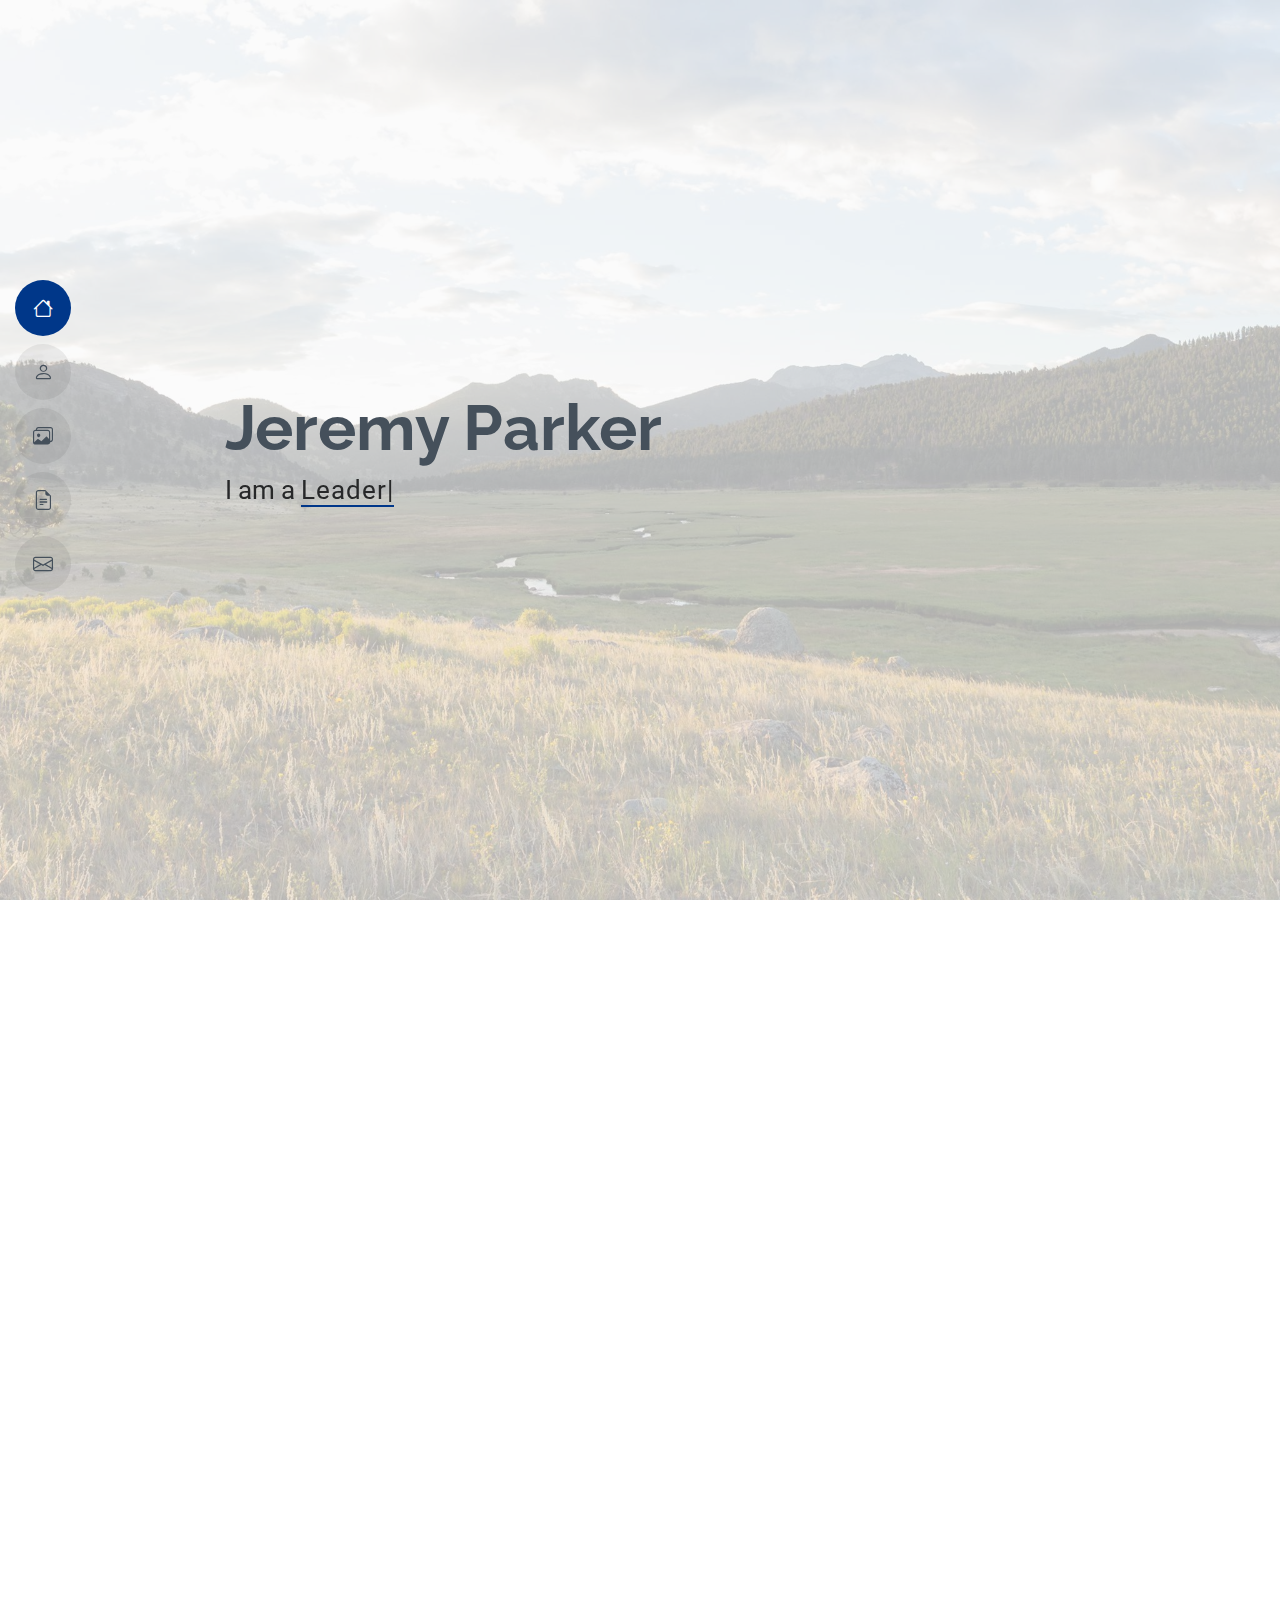
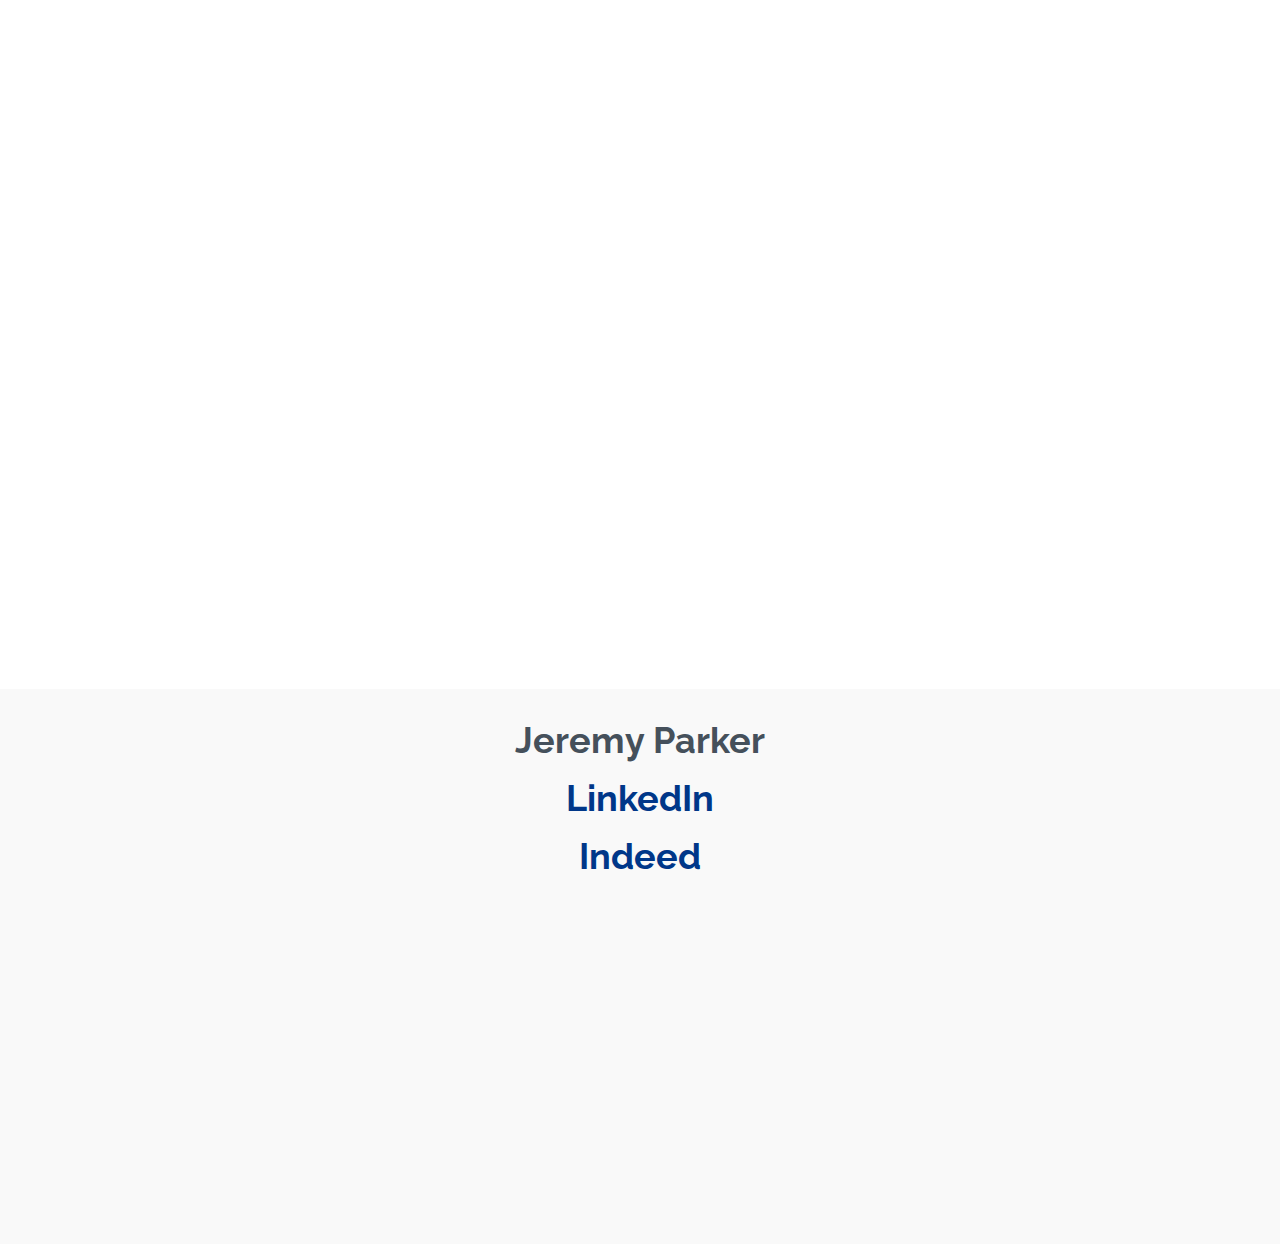
<file: index.html>
<!DOCTYPE html><html lang="en"><head>
  <meta charset="utf-8">
  <meta content="width=device-width, initial-scale=1.0" name="viewport">
  <title>Jeremy Parker</title>
  <meta content="jeremy parker resume and portfolio" name="description">
  <meta content="jeremy, parker, resume, portfolio" name="keywords">

  <!-- Favicons -->
  <link href="images/favicon.ico" rel="icon">

  <!-- Fonts -->
  <link href="https://fonts.googleapis.com" rel="preconnect">
  <link href="https://fonts.gstatic.com" rel="preconnect" crossorigin="">
  <link href="https://fonts.googleapis.com/css2?family=Roboto:ital,wght@0,100;0,300;0,400;0,500;0,700;0,900;1,100;1,300;1,400;1,500;1,700;1,900&amp;family=Poppins:ital,wght@0,100;0,200;0,300;0,400;0,500;0,600;0,700;0,800;0,900;1,100;1,200;1,300;1,400;1,500;1,600;1,700;1,800;1,900&amp;family=Raleway:ital,wght@0,100;0,200;0,300;0,400;0,500;0,600;0,700;0,800;0,900;1,100;1,200;1,300;1,400;1,500;1,600;1,700;1,800;1,900&amp;display=swap" rel="stylesheet">

  <!-- Vendor CSS Files -->
  <link href="css/bootstrap.min.css" rel="stylesheet">
  <link href="css/bootstrap-icons.css" rel="stylesheet">
  <link href="css/aos.css" rel="stylesheet">
  <link href="css/glightbox.min.css" rel="stylesheet">
  <link href="css/swiper-bundle.min.css" rel="stylesheet">

  <!-- Main CSS File -->
  <link href="css/main.css" rel="stylesheet">

</head>

<body class="index-page">

  <header id="header" class="header d-flex flex-column justify-content-center">

    <i class="header-toggle d-xl-none bi bi-list"></i>

    <nav id="navmenu" class="navmenu">
      <ul>
        <li><a href="#hero" class="active"><i class="bi bi-house navicon"></i><span>Home</span></a></li>
        <li><a href="#about"><i class="bi bi-person navicon"></i><span>About</span></a></li>
        <li><a href="#portfolio"><i class="bi bi-images navicon"></i><span>Portfolio</span></a></li>
        <li><a href="#resume"><i class="bi bi-file-earmark-text navicon"></i><span>Resume</span></a></li>
        <li><a href="#contact"><i class="bi bi-envelope navicon"></i><span>Contact</span></a></li>
      </ul>
    </nav>

  </header>

  <main class="main">

    <!-- Hero Section -->
    <section id="hero" class="hero section light-background">

      <img id="hero-image" src="images/reflectednature.png" alt="">

      <div class="container" data-aos="zoom-out">
        <div class="row justify-content-center">
          <div class="col-lg-9">
            <h2>Jeremy Parker</h2>
            <p>I am a <span class="typed" data-typed-items="Leader, UI Engineer, UX Designer, Full Stack Developer, Creative, Perfectionist, Unicorn">Leader</span><span class="typed-cursor typed-cursor--blink" aria-hidden="true"></span></p>
          </div>
        </div>
      </div>

    </section><!-- /Hero Section -->

    <!-- About Section -->
    <section id="about" class="about section">

      <!-- Section Title -->
      <div class="container section-title" data-aos="fade-up" >
        <h2>About</h2>
        
        <p style="font-size: medium; text-align: left;">Hi, I'm Jeremy, a web and app developer with UI/UX design skills and strong leadership. Most of my experience is building Apps, SaaS products, and Web-based products.<br>I am the virtuoso unicorn you've been look for. With a dual degree in Computer Science and Psychology, combined with 25 years of experience, my solutions to problems are presented with experienced vision, clear evidence and thoughtful design.<br><br>
        </p>
      
      </div><!-- End Section Title -->

      <div class="container" data-aos="fade-up" data-aos-delay="100">

        <div class="row gy-4 justify-content-center">
          <div class="col-lg-12 content">
            <h2>Developer and Designer</h2>
            <p class="fst-italic py-1">
              With over 25 years of experience working with some of the world's biggest companies and exciting startups, I offer leadership and a strive for perfection. I am proficient in identifying user needs and using a keen eye to create and lead teams through building innovative solutions.
            </p>
            
            <h6 class="py-3">
              <strong>Top Skills and Software</strong>
            </h6>

            <p>
              &#9642; Design (UX, Product, App, Web) - concept, creative, graphics, research, interaction methods, and ux.<br>
              &#9642; Code review and bug hunts, JIRA and other product management software, team lead for production environments and development process<br>
              &#9642; Wireframes, JEO (Journey/Experience/Opportunity) Mapping, Workflows, Prototypes, Usability Testing<br>
              &#9642; Figma, Adobe CCSuite, Sketch, Miro, Zeplin, Balsamiq, Maze<br>
              &#9642; Azure DevOps, AWS, Gitlab, CodeFresh<br>
              &#9642; REST API development, Javascript components, Responsive Design<br>
              &#9642; JavaScript (React, Vue, Angular), HTML, CSS, Python<br>
              &#9642; Design frameworks, SDLC, Technical Requirements, Enterprise Development, Team Management<br>
              &#9642; Visual Studio Code, PyCharm, Git, Node, NPM, FTP, Sourcetree, BitBucket<br>
              &#9642; Best Practices, Accessibility (Section 508, WCAG 2.0 Level AA), B2B, B2C, C2C<br>
              &#9642; Design Frameworks, SDLC, Technical Requirements, Enterprise Development, Team Management, SCRUM Master
            </p>
          </div>

          
              <h6 class="py-3">
                <strong>Focused, direct, honest, considerate, firm, wise, strict, intelligent</strong></h6>
                <p style="margin-top: 0px;">&#9797; &nbsp;&nbsp; <strong>Workflow:</strong> <span>Productive complex, perfection complex, clean output, executive overview, presentation</span><br>
                &#10021; &nbsp; <strong>Style:</strong> <span>Critical thinking and a unique perspective using post-modern design concepts.</span><br>
                
                &#9835; &nbsp;&nbsp; <strong>Hobbies:</strong> <span>Music production, Rocket builds, Biking, Puzzles</span>
                </p>
      
          <div>
        </div>

      </div>
</div>

</section><!-- /About Section -->


    <!-- Portfolio Section -->
    <section id="portfolio" class="portfolio section">

      <!-- Section Title -->
      <div class="container section-title" data-aos="fade-up">
        <h2>Portfolio</h2>
      </div><!-- End Section Title -->

      <div class="container">

        <div class="isotope-layout" data-default-filter="*" data-layout="masonry" data-sort="original-order">

          <div class="row gy-4 isotope-container" data-aos="fade-up" data-aos-delay="200">

            <a href="./portfolio-details/bobrick-details.html" title="More Details" class="portfolio-card-link">
            <div class="col-lg-4 col-md-6 portfolio-item isotope-item filter-app">
              <img src="images/bobrick/app_front.png" class="img-fluid" alt="bobrick">
              <div class="portfolio-info">
                <h4>BOBRICK</h4>
                <p>Build an in-house SaaS application</p>
                <a href="./portfolio-details/bobrick-details.html" title="More Details" class="details-link"><i class="bi bi-zoom-in"></i></a>
              </div>
            </div><!-- End Portfolio Item -->
            </a>

          <a href="./portfolio-details/fluence-details.html" title="More Details" class="portfolio-card-link">
            <div class="col-lg-4 col-md-6 portfolio-item isotope-item filter-app">
              <img src="images/fluence-energy/component view.png" class="img-fluid" alt="fluence">
              <div class="portfolio-info">
                <h4>FLUENCE ENERGY</h4>
                <p>Improve a technical application</p>
                <a href="./portfolio-details/fluence-details.html" title="More Details" class="details-link"><i class="bi bi-zoom-in"></i></a>
              </div>
            </div><!-- End Portfolio Item -->
          </a>
          <a href="./portfolio-details/marriott-details.html" title="More Details" class="portfolio-card-link">
            <div class="col-lg-4 col-md-6 portfolio-item isotope-item filter-product">
              <img src="images/marriott/work2.png" class="img-fluid" alt="marriott">
              <div class="portfolio-info">
                <h4>MARRIOTT</h4>
                <p>Create and build 5 new 'brand' sites</p>
                <a href="./portfolio-details/marriott-details.html" title="More Details" class="details-link"><i class="bi bi-zoom-in"></i></a>
              </div>
            </div><!-- End Portfolio Item -->
          </a>
          <a href="./portfolio-details/side-projects-details.html" title="More Details" class="portfolio-card-link">
            <div class="col-lg-4 col-md-6 portfolio-item isotope-item filter-product">
              <img src="images/work4.png" class="img-fluid" alt="websites">
              <div class="portfolio-info">
                <h4>WEBSITES</h4>
                <p>DevOps &#9642; Javascript &#9642; Wordpress</p>
                <!-- <a href="./portfolio-details/images/work4.png" title="website development" data-gallery="portfolio-gallery-product" class="glightbox preview-link"><i class="bi bi-zoom-in"></i></a> -->
                <a href="./portfolio-details/side-projects-details.html" title="More Details" class="details-link"><i class="bi bi-zoom-in"></i></a>
              </div>
            </div><!-- End Portfolio Item -->
            </a>

            <a href="./portfolio-details/product-design-details.html" title="More Details" class="portfolio-card-link">
            <div class="col-lg-4 col-md-6 portfolio-item isotope-item filter-product">
              <img src="images/product-design/product3.jpg" class="img-fluid" alt="product">
              <div class="portfolio-info">
                <h4>PRODUCT DESIGN</h4>
                <p>Lotion bottle for national grocery brand</p>
                <a href="./portfolio-details/product-design-details.html" title="More Details" class="details-link"><i class="bi bi-zoom-in"></i></a>
              </div>
            </div><!-- End Portfolio Item -->
            </a>
            <a href="./portfolio-details/informer-details.html" title="More Details" class="portfolio-card-link">
            <div class="col-lg-4 col-md-6 portfolio-item isotope-item filter-branding">
              <img src="images/informer/informer9.png" class="img-fluid" alt="informer">
              <div class="portfolio-info">
                <h4>INFORMER SYSTEMS</h4>
                <p>Update an outdated application</p>
                <a href="./portfolio-details/informer-details.html" title="More Details" class="details-link"><i class="bi bi-zoom-in"></i></a>
              </div>
            </div><!-- End Portfolio Item -->
            </a>



          </div><!-- End Portfolio Container -->

        </div>

      </div>

    </section><!-- /Portfolio Section -->

    <!-- Resume Section -->
    <section id="resume" class="resume section">

      <!-- Section Title -->
      <div class="container section-title" data-aos="fade-up">
        <h2>Resume</h2>
        <div class="resume-download-links">
          <a href="./resume/Jeremy Parker Resume.pdf" target="_blank" class="btn btn-secondary" download>PDF download</a>
          <a href="./resume/Jeremy Parker Resume.docx" target="_blank" class="btn btn-secondary" download>WORD download</a><br><br>
        </div>
      </div><!-- End Section Title -->

      <div class="container">

        <div class="row justify-content-center">

          <div class="col-lg-8" data-aos="fade-up" data-aos-delay="100">
            <h3 class="resume-title">Education</h3>
            <div class="resume-item">
              <h4>University of Maryland, College Park</h4>
              <h5>Aug 2002 - June 2007</h5>
              <p><em>B.S. Computer Science<br>B.A. Psychology</em></p>
            </div><!-- End Resume Item -->

            <h3 class="resume-title">Professional Experience</h3>
            <div class="resume-item">
              <h4>UX Lead & Senior Engineer</h4>
              <h5>Nov 2023 - Dec 2024</h5>
              <p><em>Bobrick Washroom Equipment</em></p>
              <ul style="list-style-type:square">
                  <li>Designed intuitive graphical interfaces for web and mobile platforms, enhancing the user experience across all touchpoints.</li>
                  <li>Developed and maintained design systems. Produced guidelines to ensure consistency and scalability in business software products.</li>
                  <li>Deployed through Azure DevOps in conjunction with MS Active Directory.</li>
                  <li>Created wireframes, mockups, and interactive prototypes to effectively showcase and communicate design concepts.</li>
                  <li>Conducted user research, analytics, usability testing, and feedback to iterate designs and make data-driven improvements.</li>
                  <li>Collaborated closely with cross-functional teams, including VPs, stakeholders, project management, and developers.</li>
                  <li>Mentored and coached junior designers and engineers, providing constructive feedback as well as guidance on best practices and productivity.</li>
                  <li>Fostered a culture of continuous learning and growth within the team.</li>
                  
              </ul>
            </div><!-- End Resume Item -->

            <div class="resume-item">
              <h4>Senior UI/UX Engineer, Product Owner</h4>
              <h5>Feb 2022 - Sept 2023</h5>
              <p><em>Fluence Energy</em></p>
              <ul style="list-style-type:square">
                
                <li>Designed and managed the development of custom software applications for use by field technicians and supervisory staff.</li>
                  <li>Completed MVPs and prototypes ahead of deadline and opened a 6-month buffer between design and development.</li>
                  <li>Created storyboards, wireframes, prototypes, interaction designs, interactive prototypes, and workflow journey boards.</li>
                  <li>Started a monthly design review to speak with stakeholders and field engineers directly for additional UI support and product feedback.</li>
                  <li>Mentored design staff on understanding the product and building out designs using strong principles, design methodologies, and ADA compliance.</li>
                  <li>Worked closely with QA to drive A/B testing, experience metrics, and to finalize prototypes based on iteration and forecasted results.</li>
                  <li>Presented to stakeholders a high-level overview of design rationale, direction, and release details.</li>
                  <li>Pushed the team to exercise that creative muscle and to be confident in their work when giving a description or clarification.</li>                 
              </ul>
            </div><!-- End Resume Item -->
            
            <div class="resume-item">
              <h4>Senior UX Engineer</h4>
              <h5>Sept 2019 - Jan 2022</h5>
              <p><em>Informer Systems</em></p>
              <ul style="list-style-type:square">
                <li>Designed, developed, and launched a cloud-based, SaaS, mobile-focused web app for scheduling of police, fire, and administration duties and training.</li>
                  <li>Constructed the blueprints for Vue.js components and the REST API. Built for testing using unit, integration, and end-to-end methods.</li>
                  <li>Worked closely with the development team to prototype front-end updates and to ensure design decisions were understood and implemented.</li>
                  <li>Introduced Jira and the Agile workflow to the team and then helped the company transition to the scrum framework.</li>
                  <li>Identified stakeholder needs through interviews, analytics, and research of competitor products.</li>
                  <li>Presented unique ideas and visionary methods that refreshed and upgraded the overall user experience.</li>
                  <li>Managed the development team through soft launch, API build out, front-end dev, and functionality reviews.</li>
              </ul>
            </div><!-- End Resume Item -->
            
            <div class="resume-item">
              <h4>Web Manager, UX Engineer</h4>
              <h5>June 2014 - Aug 2019</h5>
              <p><em>Marriott Bonvoy Hotels</em></p>
              <ul style="list-style-type:square">
                <li>Created project plans and managed a team of content creators, developers, and external stakeholders.</li>
                  <li>Led the building of 5 new product brand sites on Wordpress, and a mobile app for the co-sponsorship of the NBA, NCAA, and Olympics Committee.</li>
                  <li>Developed dynamic prototypes of future Marriott.com features, functionality, and UX concepts.</li>
                  <li>Demonstrated eCommerce/WEM requirements, marketing, and worked with engineering partners to create a better UX in these areas.</li>
                  <li>Managed the DevOps through WPEngine, Git for version control, and plugins for automation testing.</li>
                  <li>Constructed JavaScript components to showcase design updates and user journeys.</li>
                  <li>Designed brand sites that had different customer attraction practices and KPIs verified through testing and metrics.</li>
                  <li>Managed a team of 3 designers, 3 developers, and 2 research interns daily with reviews and mentoring.</li>  
              </ul>
            </div><!-- End Resume Item 
            
            <!-- hiding ASA
            <div class="resume-item">
              <h4>Web Developer, Web Team Manager</h4>
              <h5>July 2011 - May 2014</h5>
              <p><em>American Staffing Asssociation</em></p>
              <ul style="list-style-type:square">
                <li>Instituted analytics to scrutinize and identify roadblocks or other problem areas in a mission to improve our NPS score.</li>
                <li>Designed and built out new websites for all 4 of ASA's products. A library's worth of content laid out with inspiring user experience.</li>
                <li>Led the development of high-quality, scalable, and secure web applications while also being hands-on with coding as a manager.</li>
                <li>Collaborated with cross-functional teams to identify and prioritize project requirements.</li>
                <li>Trained staff to use analytics and how to write comparisons with solutions that improved the user experience.</li>
                <li>Created user testing via A/B and through customer interviews thus expanding ASA's reach in the field.</li>
                <li>Promoted to Product Manager and became team lead for the Development and Design teams.</li>
                <li>Produced marketing content including graphic design and video media for digital marketing, publications, and web content.</li>
              </ul>
            </div>
            -->

            <!-- End Resume Item -->

          </div>

        </div>

      </div>

    </section><!-- /Resume Section -->

    <!-- Contact Section -->
    <section id="contact" class="contact section">

      <!-- Section Title -->
      <div class="container section-title" data-aos="fade-up">
        <h2>Contact</h2>
      </div><!-- End Section Title -->

      <div class="container" data-aos="fade" data-aos-delay="100">

        <div class="row gy-4 justify-content-center">
          &nbsp;&nbsp;&nbsp;&nbsp;&nbsp;&nbsp;&nbsp;&nbsp;&nbsp;&nbsp;&nbsp;&nbsp;&nbsp;&nbsp;&nbsp;&nbsp;&nbsp;&nbsp;&nbsp;&nbsp;&nbsp;&nbsp;&nbsp;&nbsp;&nbsp;&nbsp;&nbsp;&nbsp;&nbsp;&nbsp;&nbsp;&nbsp;&nbsp;
          <div class="col-lg-3 col-md-6" data-aos="fade-up" data-aos-delay="300">
            <div class="info-item d-flex">
              <i class="bi bi-telephone flex-shrink-0"></i>
              
              <div>
                
                <h3>Phone</h3>
                <p>+1 (703) 537-6947</p>
              </div>
            </div><!-- End Info Item -->
          </div>

          <div class="col-lg-3 col-md-6" data-aos="fade-up" data-aos-delay="400">
            <div class="info-item d-flex">
              <i class="bi bi-envelope flex-shrink-0"></i>
              <div>
                <h3>Email</h3>
                <p>jeremymparker@gmail.com</p>
              </div>
            </div><!-- End Info Item -->
          </div>

        </div>
        <br><br><br>
<!-- 
          <div class="col-lg-8">
            <form action="docs/mailer.php" method="post" class="php-email-form" data-aos="fade-up" data-aos-delay="100">
              <div class="row gy-4">

                <div class="col-md-6">
                  <input type="text" name="name" class="form-control" placeholder="Your Name" required="">
                </div>

                <div class="col-md-6 ">
                  <input type="email" class="form-control" name="email" placeholder="Your Email" required="">
                </div>

                <div class="col-md-12">
                  <input type="text" class="form-control" name="subject" placeholder="Subject" required="">
                </div>

                <div class="col-md-12">
                  <textarea class="form-control" name="message" rows="6" placeholder="Message" required=""></textarea>
                </div>

                <div class="col-md-12 text-center">
                  <div class="loading">Loading</div>
                  <div class="error-message"></div>
                  <div class="sent-message">Your message has been sent. Thank you!</div>

                  <button type="submit">Send Message</button>
                </div>

              </div>
            </form>
          </div>
        </div>-->

      </div>

    </section><!-- /Contact Section -->

  </main>

  <footer id="footer" class="footer position-relative light-background">
    <div class="container">
      <h3 class="sitename">Jeremy Parker</h3>
      <h3><a href="https://www.linkedin.com/in/jeremy-parker-8ab54923/" target="_blank">LinkedIn</a></h3>
        <h3><a href="https://profile.indeed.com/p/jeremyp-4f67v1z" target="_blank">Indeed</a></h3>

        <iframe width="560" height="315" src="https://www.youtube.com/embed/3aAtFrWft2k?si=LzlYCgGVDNe5LS6q" title="YouTube video player" frameborder="0" allow="accelerometer; autoplay; clipboard-write; encrypted-media; gyroscope; picture-in-picture; web-share" referrerpolicy="strict-origin-when-cross-origin" allowfullscreen></iframe>

      </div>
    </div>
  </footer>

  <!-- Scroll Top -->
  <a href="../index.html#" id="scroll-top" class="scroll-top d-flex align-items-center justify-content-center"><i class="bi bi-arrow-up-short"></i></a>

  <!-- Preloader -->
  <div id="preloader"></div>

  <!-- Vendor JS Files -->
  <script src="js/bootstrap.bundle.min.js"></script>
  <script src="js/validate.js"></script>
  <script src="js/aos.js"></script>
  <script src="js/typed.umd.js"></script>
  <script src="js/purecounter_vanilla.js"></script>
  <script src="js/noframework.waypoints.js"></script>
  <script src="js/glightbox.min.js"></script>
  <script src="js/imagesloaded.pkgd.min.js"></script>
  <script src="js/isotope.pkgd.min.js"></script>
  <script src="js/swiper-bundle.min.js"></script>

  <!-- Main JS File -->
  <script src="js/main.js"></script>



</body></html>
</file>
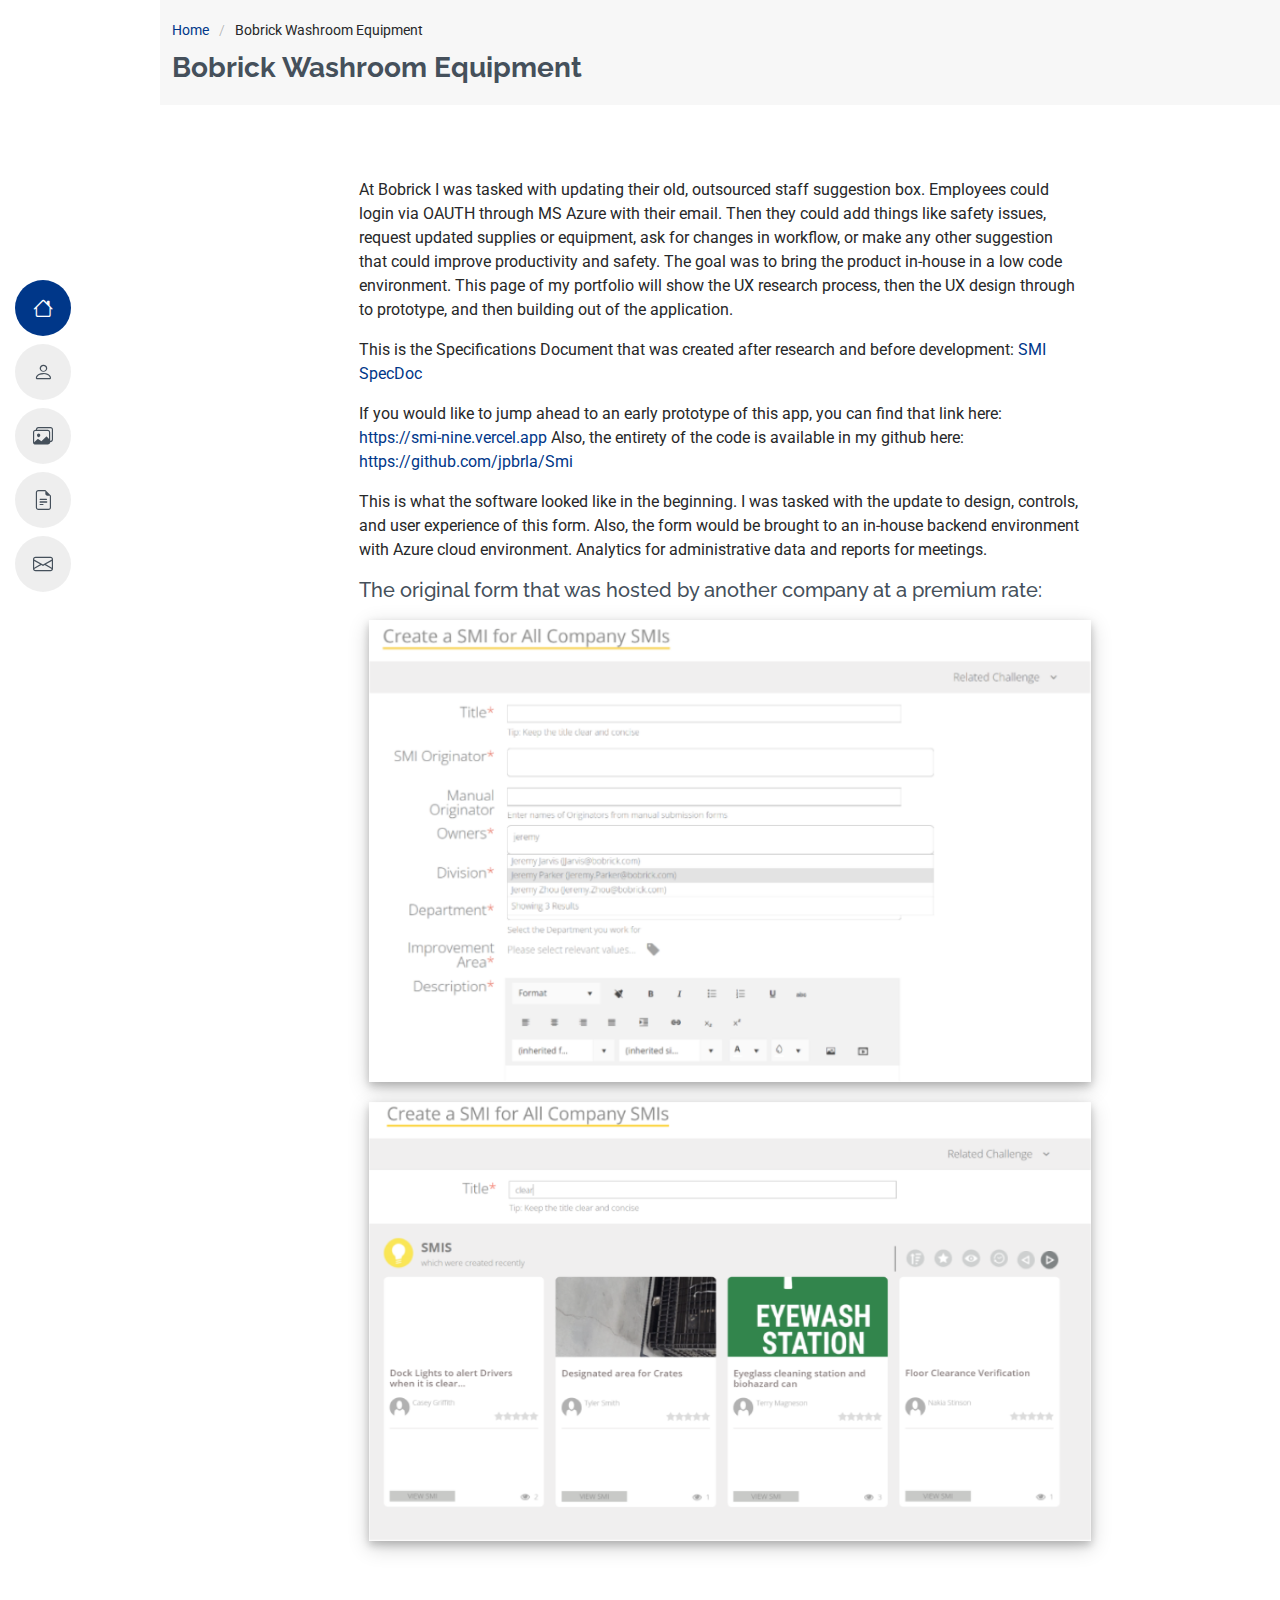
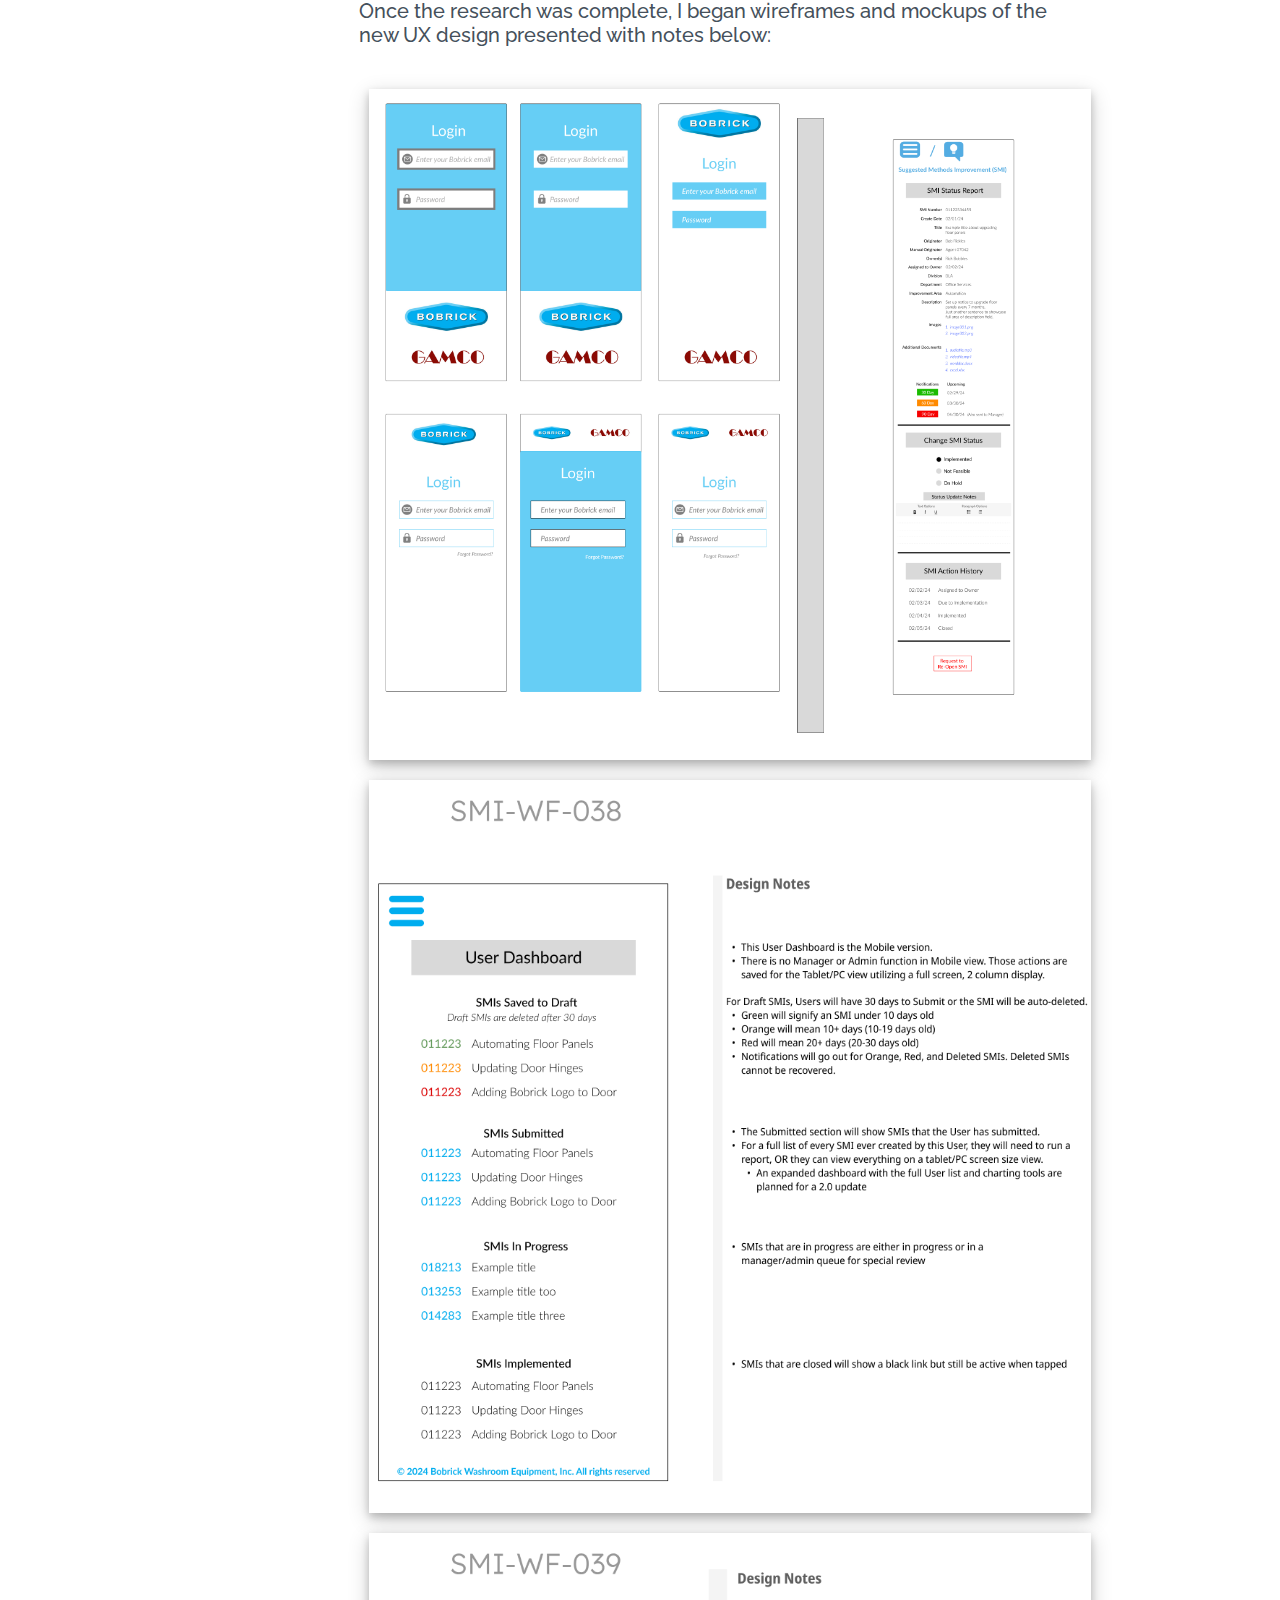
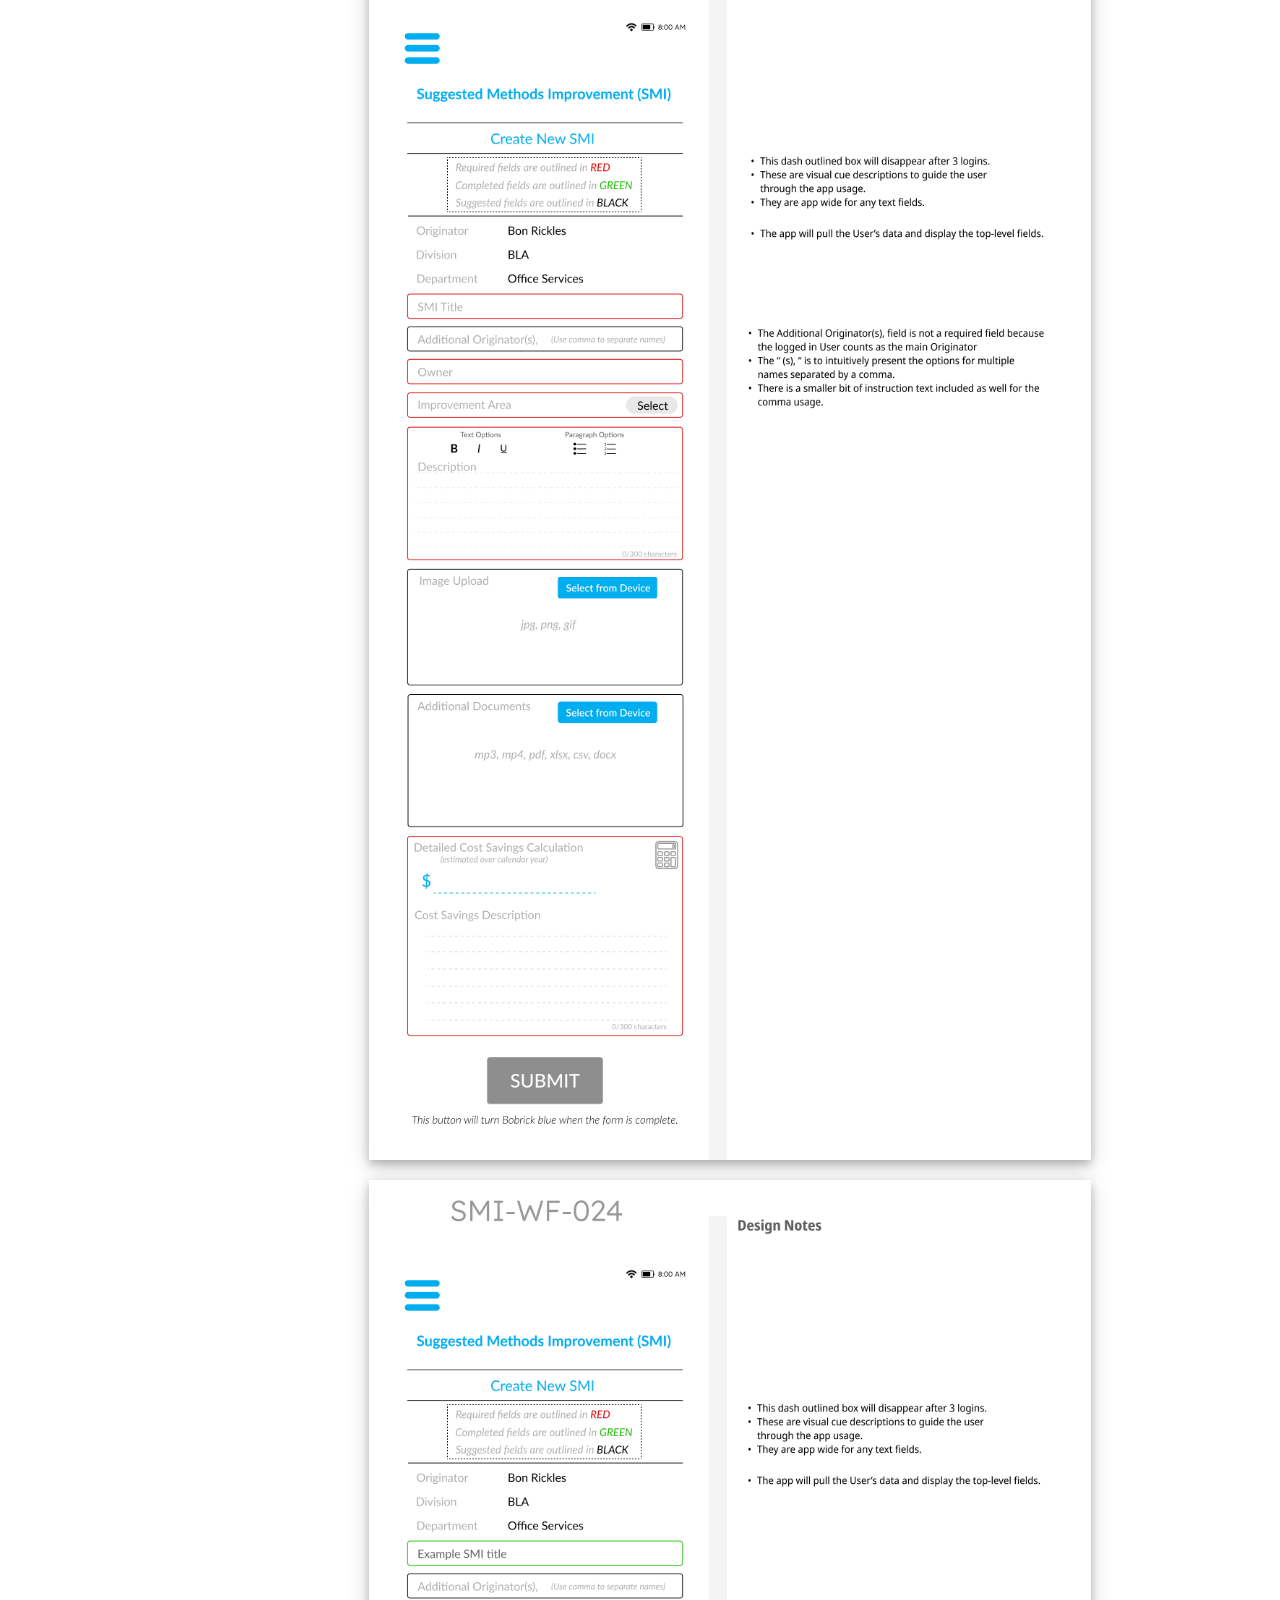
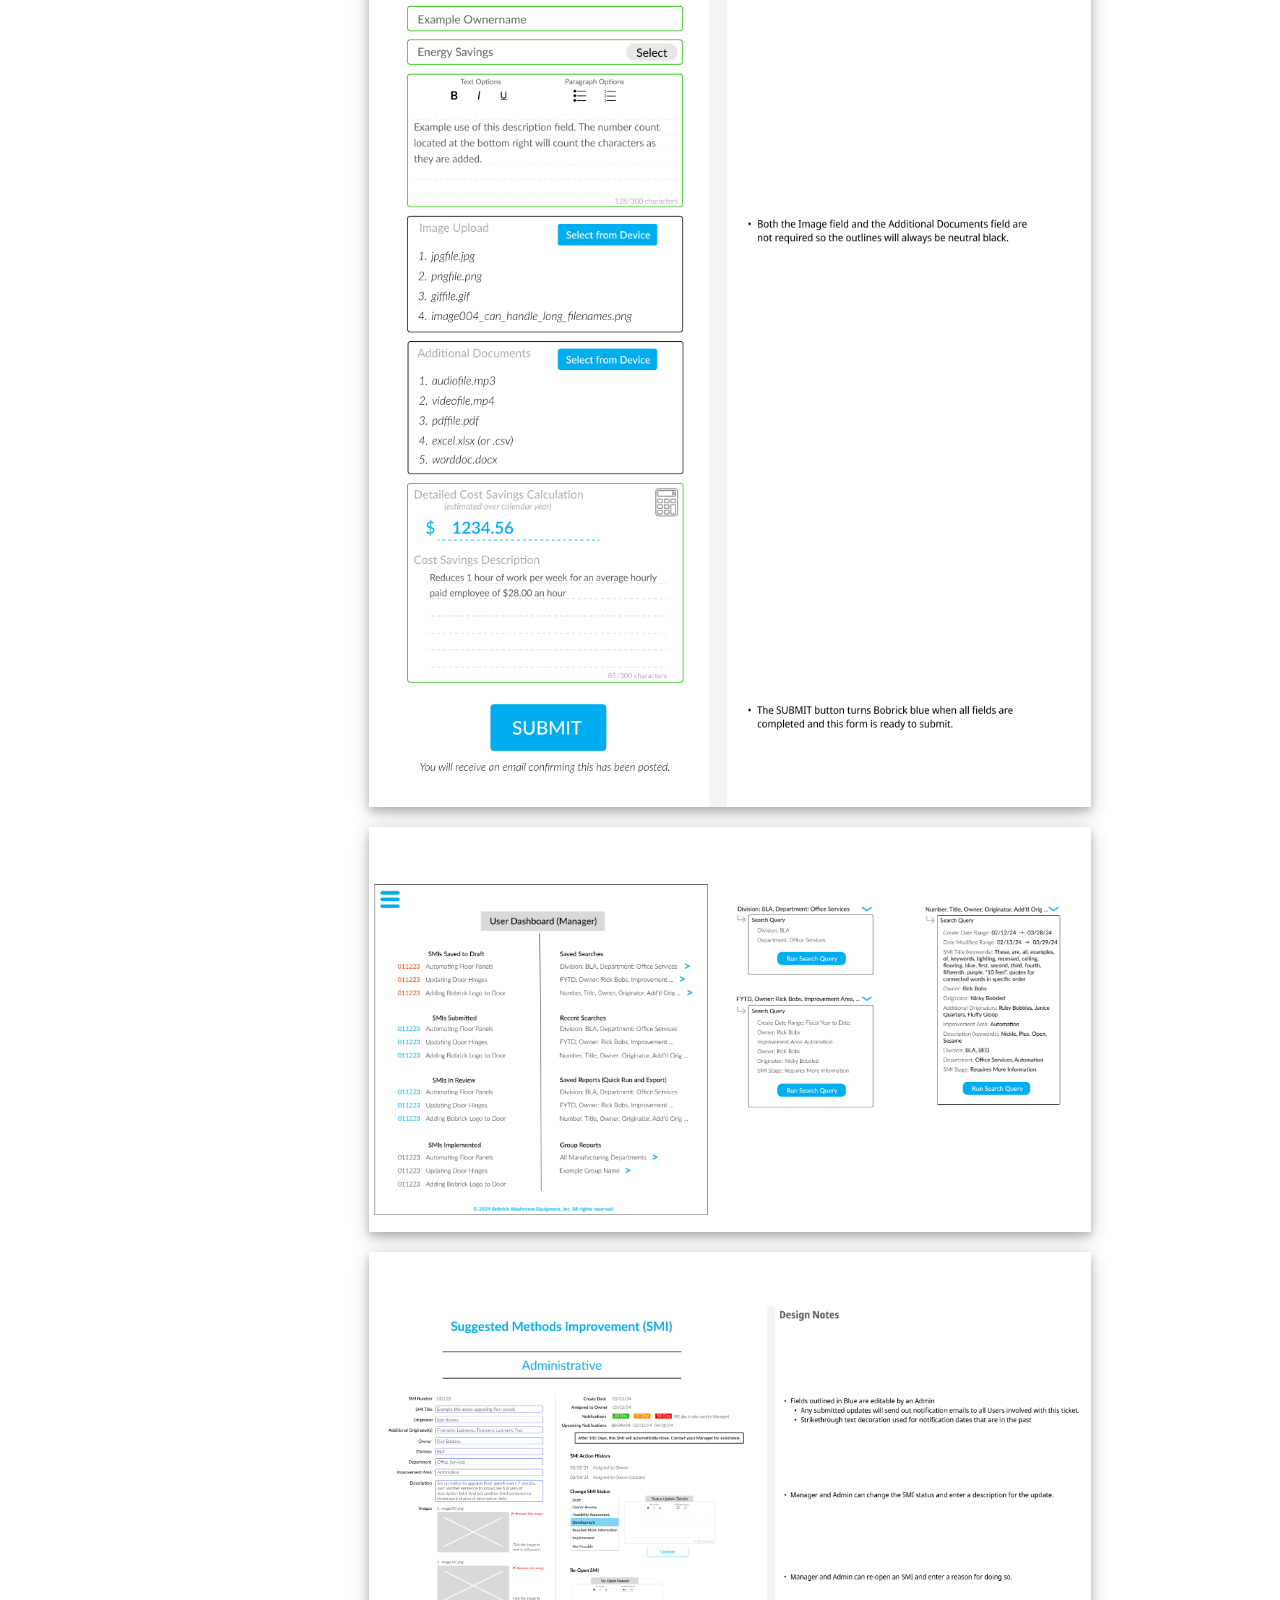
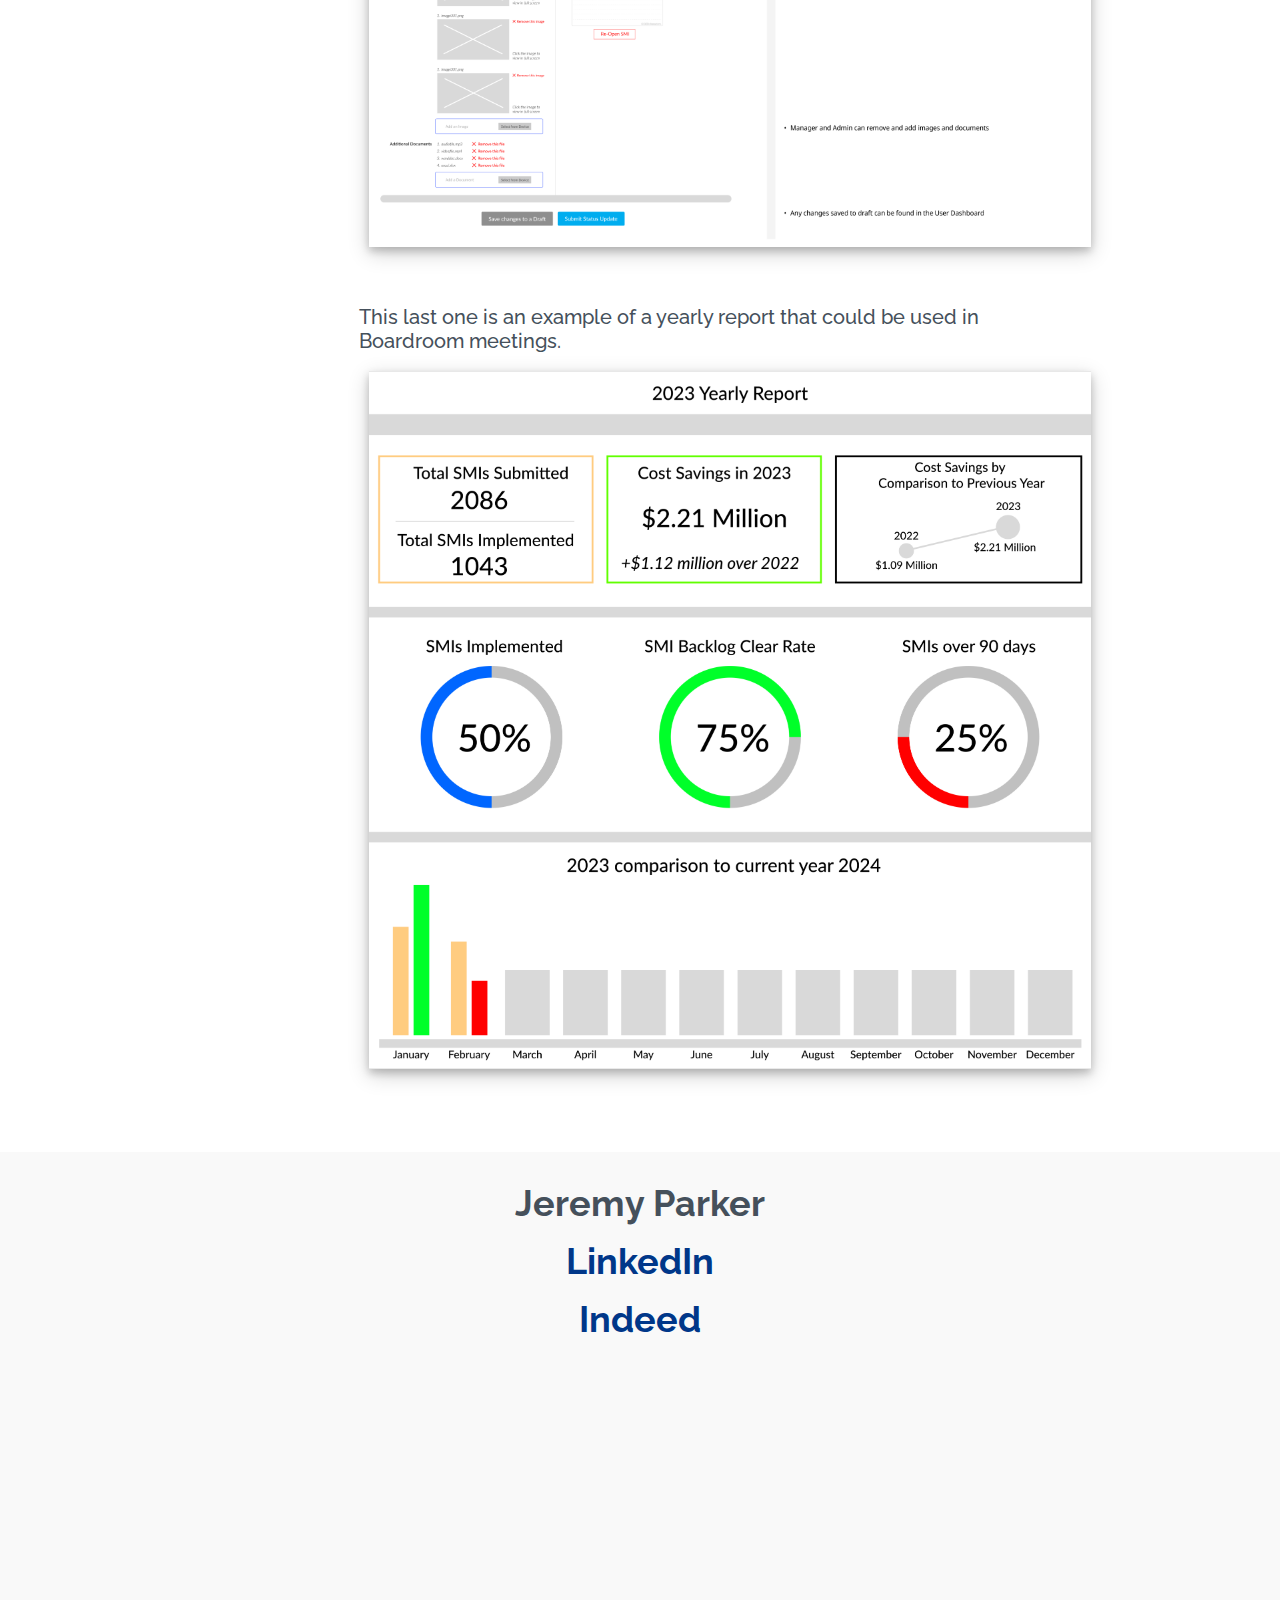
<file: portfolio-details/bobrick-details.html>
<!DOCTYPE html><html lang="en"><head>
  <meta charset="utf-8">
  <meta content="width=device-width, initial-scale=1.0" name="viewport">
  <title>Portfolio Details - Bobrick</title>
  <meta content="jeremy parker resume and portfolio" name="description">
  <meta content="jeremy, parker, resume, portfolio" name="keywords">

  <!-- Favicons -->
  <link href="../images/favicon.ico" rel="icon">
  <link href="../images/apple-touch-icon.png" rel="apple-touch-icon">

  <!-- Fonts -->
  <link href="https://fonts.googleapis.com" rel="preconnect">
  <link href="https://fonts.gstatic.com" rel="preconnect" crossorigin="">
  <link href="https://fonts.googleapis.com/css2?family=Roboto:ital,wght@0,100;0,300;0,400;0,500;0,700;0,900;1,100;1,300;1,400;1,500;1,700;1,900&amp;family=Poppins:ital,wght@0,100;0,200;0,300;0,400;0,500;0,600;0,700;0,800;0,900;1,100;1,200;1,300;1,400;1,500;1,600;1,700;1,800;1,900&amp;family=Raleway:ital,wght@0,100;0,200;0,300;0,400;0,500;0,600;0,700;0,800;0,900;1,100;1,200;1,300;1,400;1,500;1,600;1,700;1,800;1,900&amp;display=swap" rel="stylesheet">

  <!-- Vendor CSS Files -->
  <link href="../css/bootstrap.min.css" rel="stylesheet">
  <link href="../css/bootstrap-icons.css" rel="stylesheet">
  <link href="../css/aos.css" rel="stylesheet">
  <link href="../css/glightbox.min.css" rel="stylesheet">
  <link href="../css/swiper-bundle.min.css" rel="stylesheet">

  <!-- Main CSS File -->
  <link href="../css/main.css" rel="stylesheet">

</head>

<body class="index-page">

  <header id="header" class="header d-flex flex-column justify-content-center">

    <i class="header-toggle d-xl-none bi bi-list"></i>

    <nav id="navmenu" class="navmenu">
      <ul>
        <li><a href="../index.html#hero" class="active"><i class="bi bi-house navicon"></i><span>Home</span></a></li>
        <li><a href="../index.html#about"><i class="bi bi-person navicon"></i><span>About</span></a></li>
        <li><a href="../index.html#portfolio"><i class="bi bi-images navicon"></i><span>Portfolio</span></a></li>
        <li><a href="../index.html#resume"><i class="bi bi-file-earmark-text navicon"></i><span>Resume</span></a></li>
        <li><a href="../index.html#contact"><i class="bi bi-envelope navicon"></i><span>Contact</span></a></li>
      </ul>
    </nav>

  </header>

  <main class="main">

    <!-- Page Title -->
    <div class="page-title" data-aos="fade">
      <div class="container">
        <nav class="breadcrumbs">
          <ol>
            <li><a href="../index.html">Home</a></li>
            <li class="current">Bobrick Washroom Equipment</li>
          </ol>
        </nav>
        <h1>Bobrick Washroom Equipment</h1>
      </div>
    </div><!-- End Page Title -->

    <!-- Portfolio Details Section -->
    <section id="portfolio-details" class="portfolio-details section">

      <div class="container" data-aos="fade-up">

        <div class="portfolio-details-slider swiper init-swiper">
          <script type="application/json" class="swiper-config">
            {
              "loop": true,
              "speed": 600,
              "autoplay": {
                "delay": 5000
              },
              "slidesPerView": "auto",
              "navigation": {
                "nextEl": ".swiper-button-next",
                "prevEl": ".swiper-button-prev"
              },
              "pagination": {
                "el": ".swiper-pagination",
                "type": "bullets",
                "clickable": true
              }
            }
          </script>
          <!-- <div class="swiper-wrapper align-items-center">

            <div class="swiper-slide">
              <img src="../images/fluence-energy/component view.png" alt="">
            </div>

            <div class="swiper-slide">
              <img src="../images/fluence-energy/fold back.png" alt="">
            </div>

            <div class="swiper-slide">
              <img src="../images/fluence-energy/table_early4.png" alt="">
            </div>

            <div class="swiper-slide">
              <img src="../images/fluence-energy/table_early3.png" alt="">
            </div>

          </div>
          <div class="swiper-button-prev"></div>
          <div class="swiper-button-next"></div>
          <div class="swiper-pagination"></div>
        </div> -->

        <div class="row justify-content-center gy-4 mt-4">

          <div class="col-lg-8" data-aos="fade-up">
            <div class="portfolio-description">
              <p>
                At Bobrick I was tasked with updating their old, outsourced staff suggestion box. Employees could login via OAUTH through MS Azure with their email. Then they could add things like safety issues, request updated supplies or equipment, ask for changes in workflow, or make any other suggestion that could improve productivity and safety. The goal was to bring the product in-house in a low code environment. This page of my portfolio will show the UX research process, then the UX design through to prototype, and then building out of the application.
              </p>

              <p>This is the Specifications Document that was created after research and before development: <a href="SMI FuncTech Spec Doc v0.2.pdf">SMI SpecDoc</a></p>
              <p>If you would like to jump ahead to an early prototype of this app, you can find that link here: 
                <a href="https://smi-nine.vercel.app/" target="_blank">https://smi-nine.vercel.app</a>
                
                Also, the entirety of the code is available in my github here: <a href="https://github.com/jpbrla/Smi">https://github.com/jpbrla/Smi</a></p>
              <p>This is what the software looked like in the beginning. I was tasked with the update to design, controls, and user experience of this form. Also, the form would be brought to an in-house backend environment with Azure cloud environment. Analytics for administrative data and reports for meetings.</p>
              <h5>The original form that was hosted by another company at a premium rate:</h5>
              <img src="../images/bobrick/image 17.png" alt="bobrick image">
              <img src="../images/bobrick/image 18.png" alt="bobrick image">
              <br><br><br>
              <h5>Once the research was complete, I began wireframes and mockups of the new UX design presented with notes below:</h5><br>
              <img src="../images/bobrick/Frame 17.png" alt="bobrick image">
              <img src="../images/bobrick/2.png" alt="bobrick image">
              <img src="../images/bobrick/1.png" alt="bobrick image">
              <img src="../images/bobrick/Mobile SMI - Create (1).png" alt="bobrick image">
              <img src="../images/bobrick/Mobile SMI Wireframe - Status - User.png" alt="bobrick image">
              <img src="../images/bobrick/SMI Full Details - Administrative Tools.png" alt="bobrick image">
              <br><br><br>
              <h5>This last one is an example of a yearly report that could be used in Boardroom meetings.</h5>
              <img src="../images/bobrick/SMI Dashboard idea.png" alt="bobrick image"> <br><br><br>
              
            </div>
          </div>


        </div>

      </div>

    </section><!-- /Portfolio Details Section -->

  </main>

  <footer id="footer" class="footer position-relative light-background">
    <div class="container">
      <h3 class="sitename">Jeremy Parker</h3>
      <h3><a href="https://www.linkedin.com/in/jeremy-parker-8ab54923/">LinkedIn</a></h3>
        <h3><a href="https://profile.indeed.com/p/jeremyp-4f67v1z">Indeed</a></h3>

        <iframe width="560" height="315" src="https://www.youtube.com/embed/3aAtFrWft2k?si=LzlYCgGVDNe5LS6q" title="YouTube video player" frameborder="0" allow="accelerometer; autoplay; clipboard-write; encrypted-media; gyroscope; picture-in-picture; web-share" referrerpolicy="strict-origin-when-cross-origin" allowfullscreen></iframe>

      </div>
    </div>
  </footer>

  <!-- Scroll Top -->
  <a href="../index.html#" id="scroll-top" class="scroll-top d-flex align-items-center justify-content-center"><i class="bi bi-arrow-up-short"></i></a>

  <!-- Preloader -->
  <div id="preloader"></div>

  <!-- Vendor JS Files -->
  <script src="../js/bootstrap.bundle.min.js"></script>
  <script src="../js/validate.js"></script>
  <script src="../js/aos.js"></script>
  <script src="../js/typed.umd.js"></script>
  <script src="../js/purecounter_vanilla.js"></script>
  <script src="../js/noframework.waypoints.js"></script>
  <script src="../js/glightbox.min.js"></script>
  <script src="../js/imagesloaded.pkgd.min.js"></script>
  <script src="../js/isotope.pkgd.min.js"></script>
  <script src="../js/swiper-bundle.min.js"></script>

  <!-- Main JS File -->
  <script src="../js/main.js"></script>



</body></html>
</file>
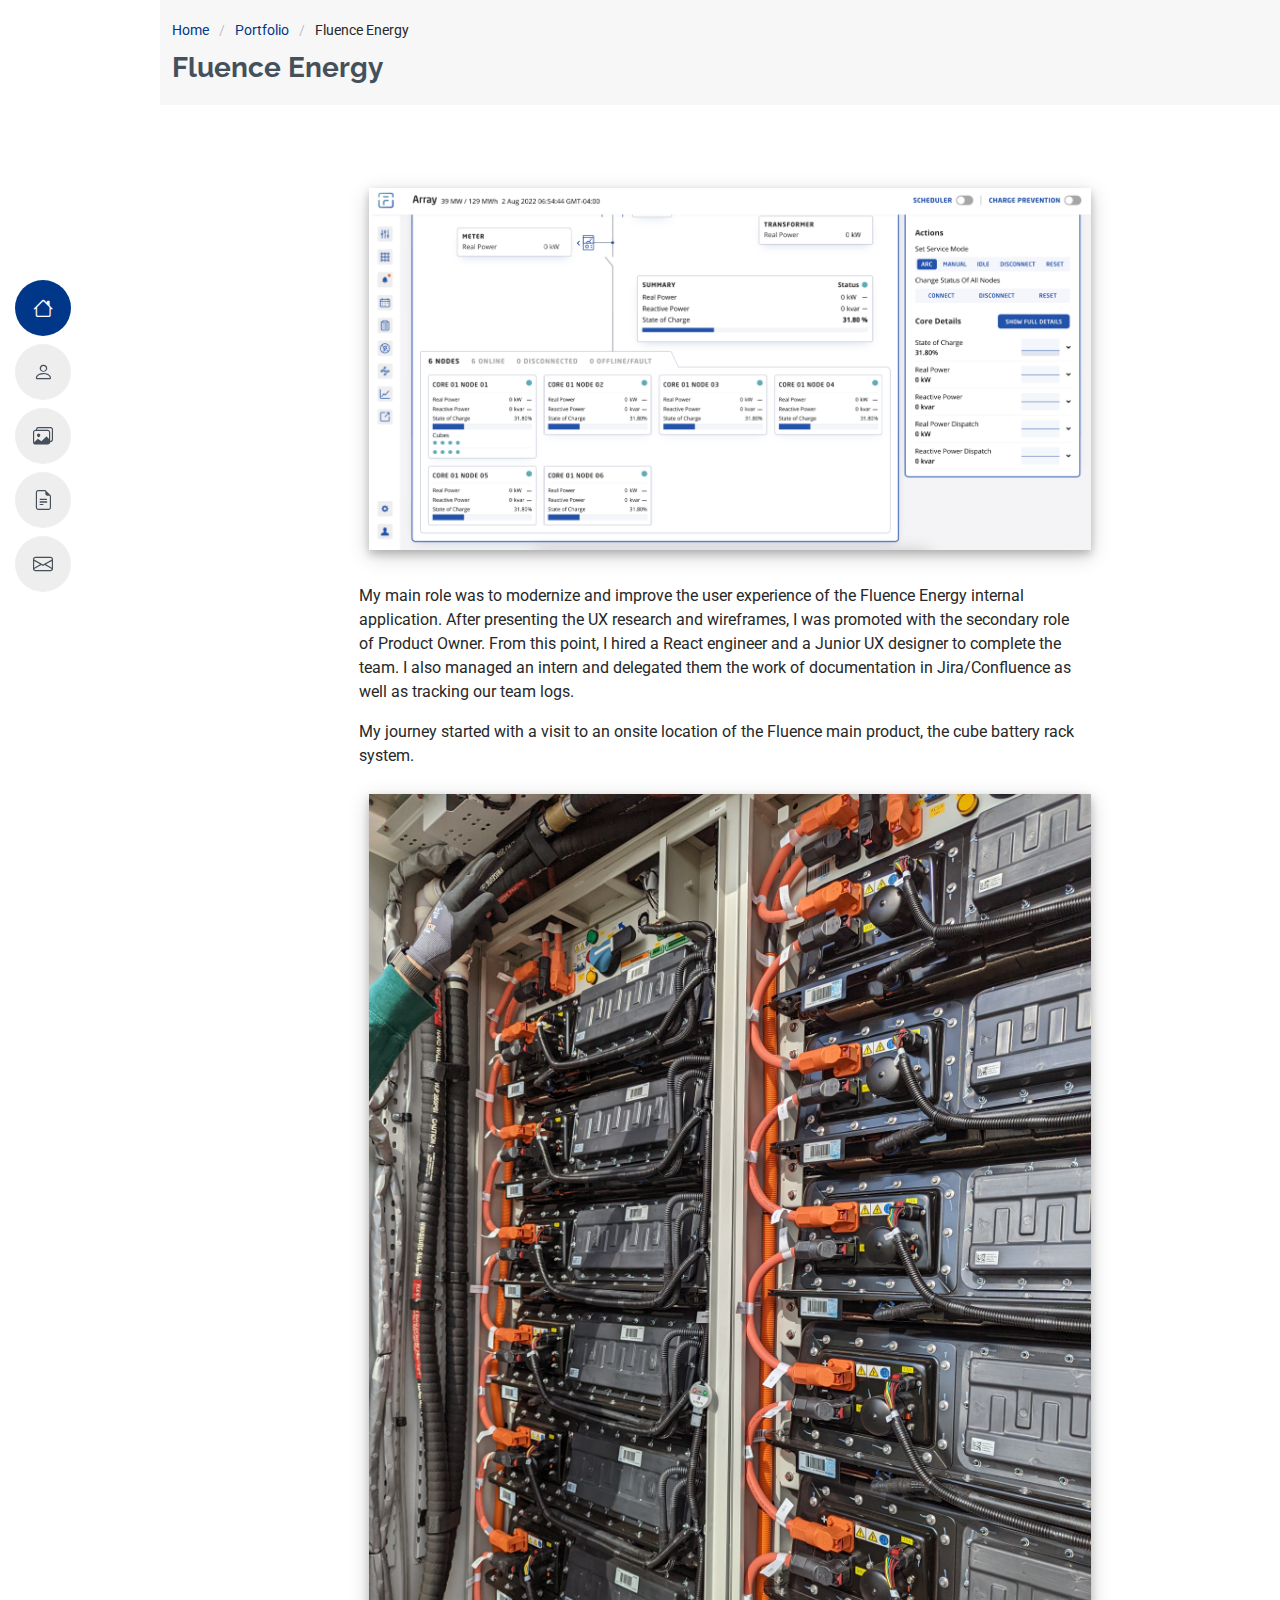
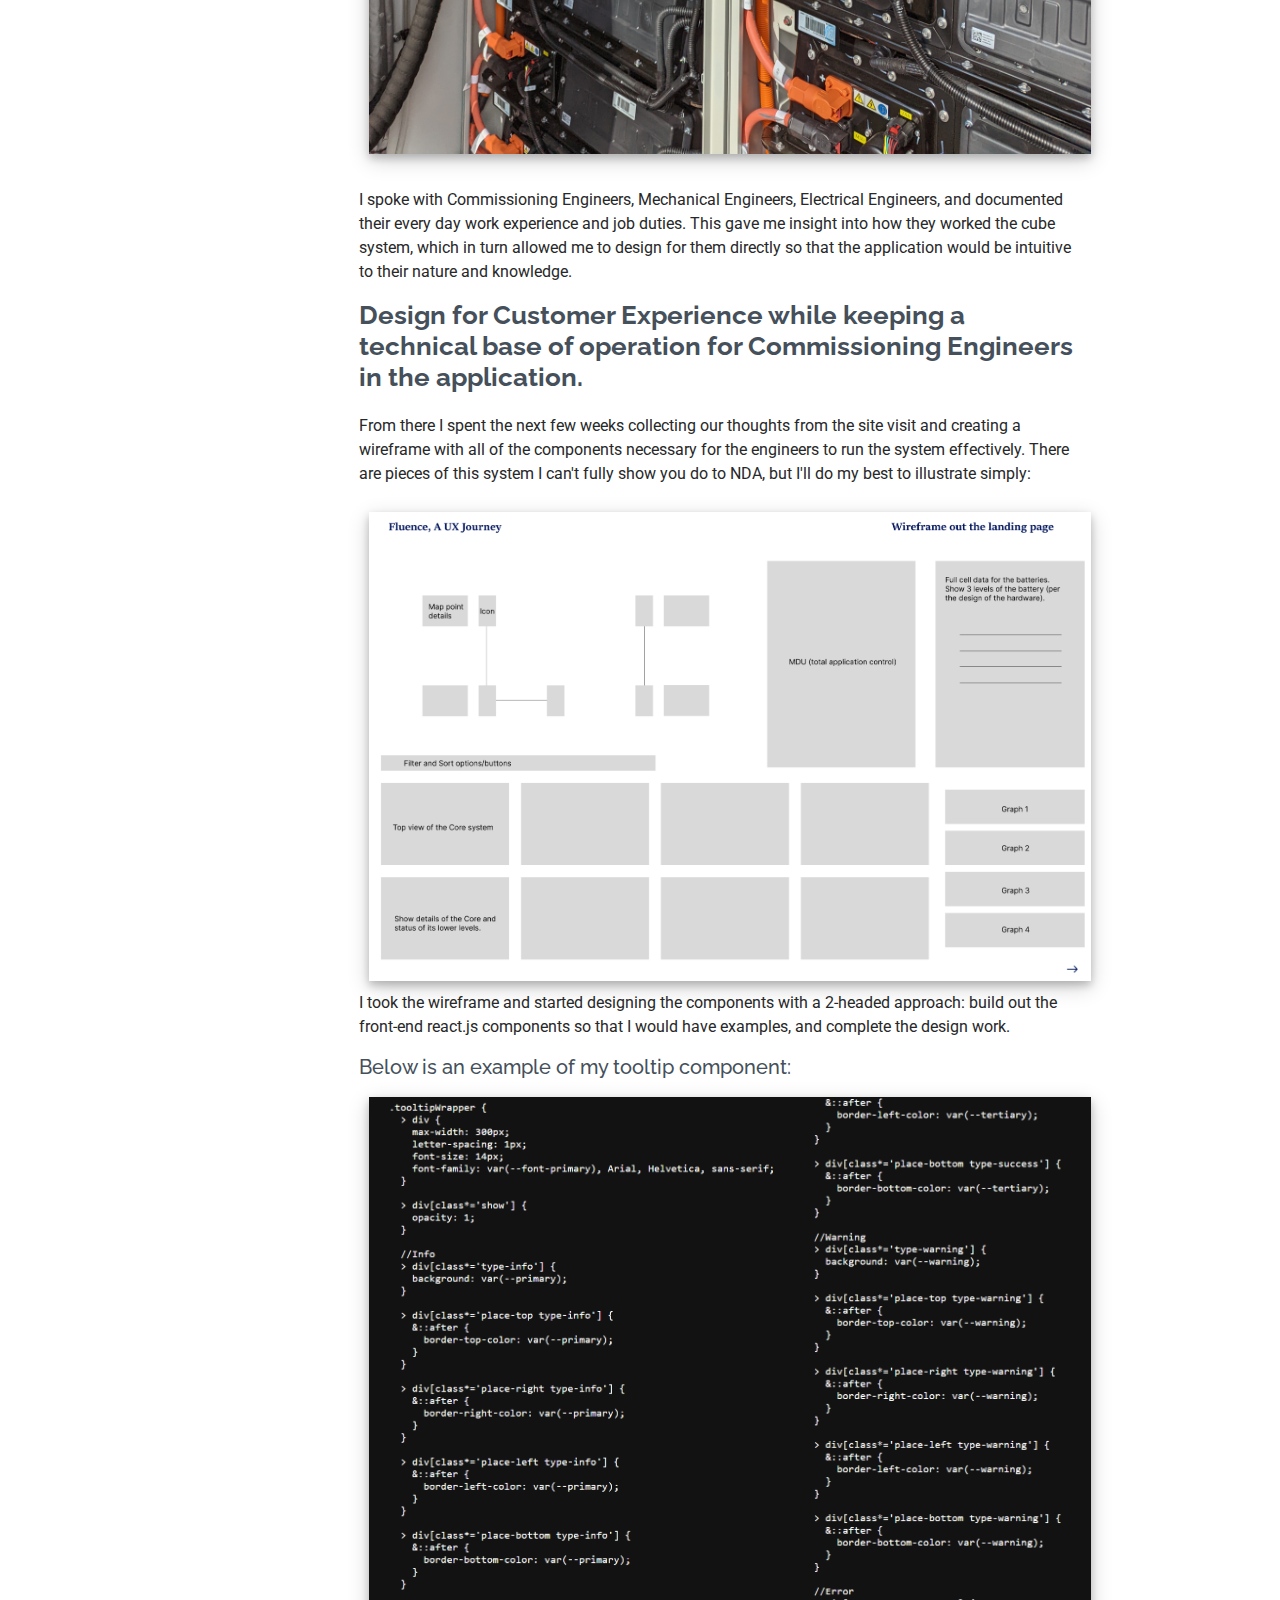
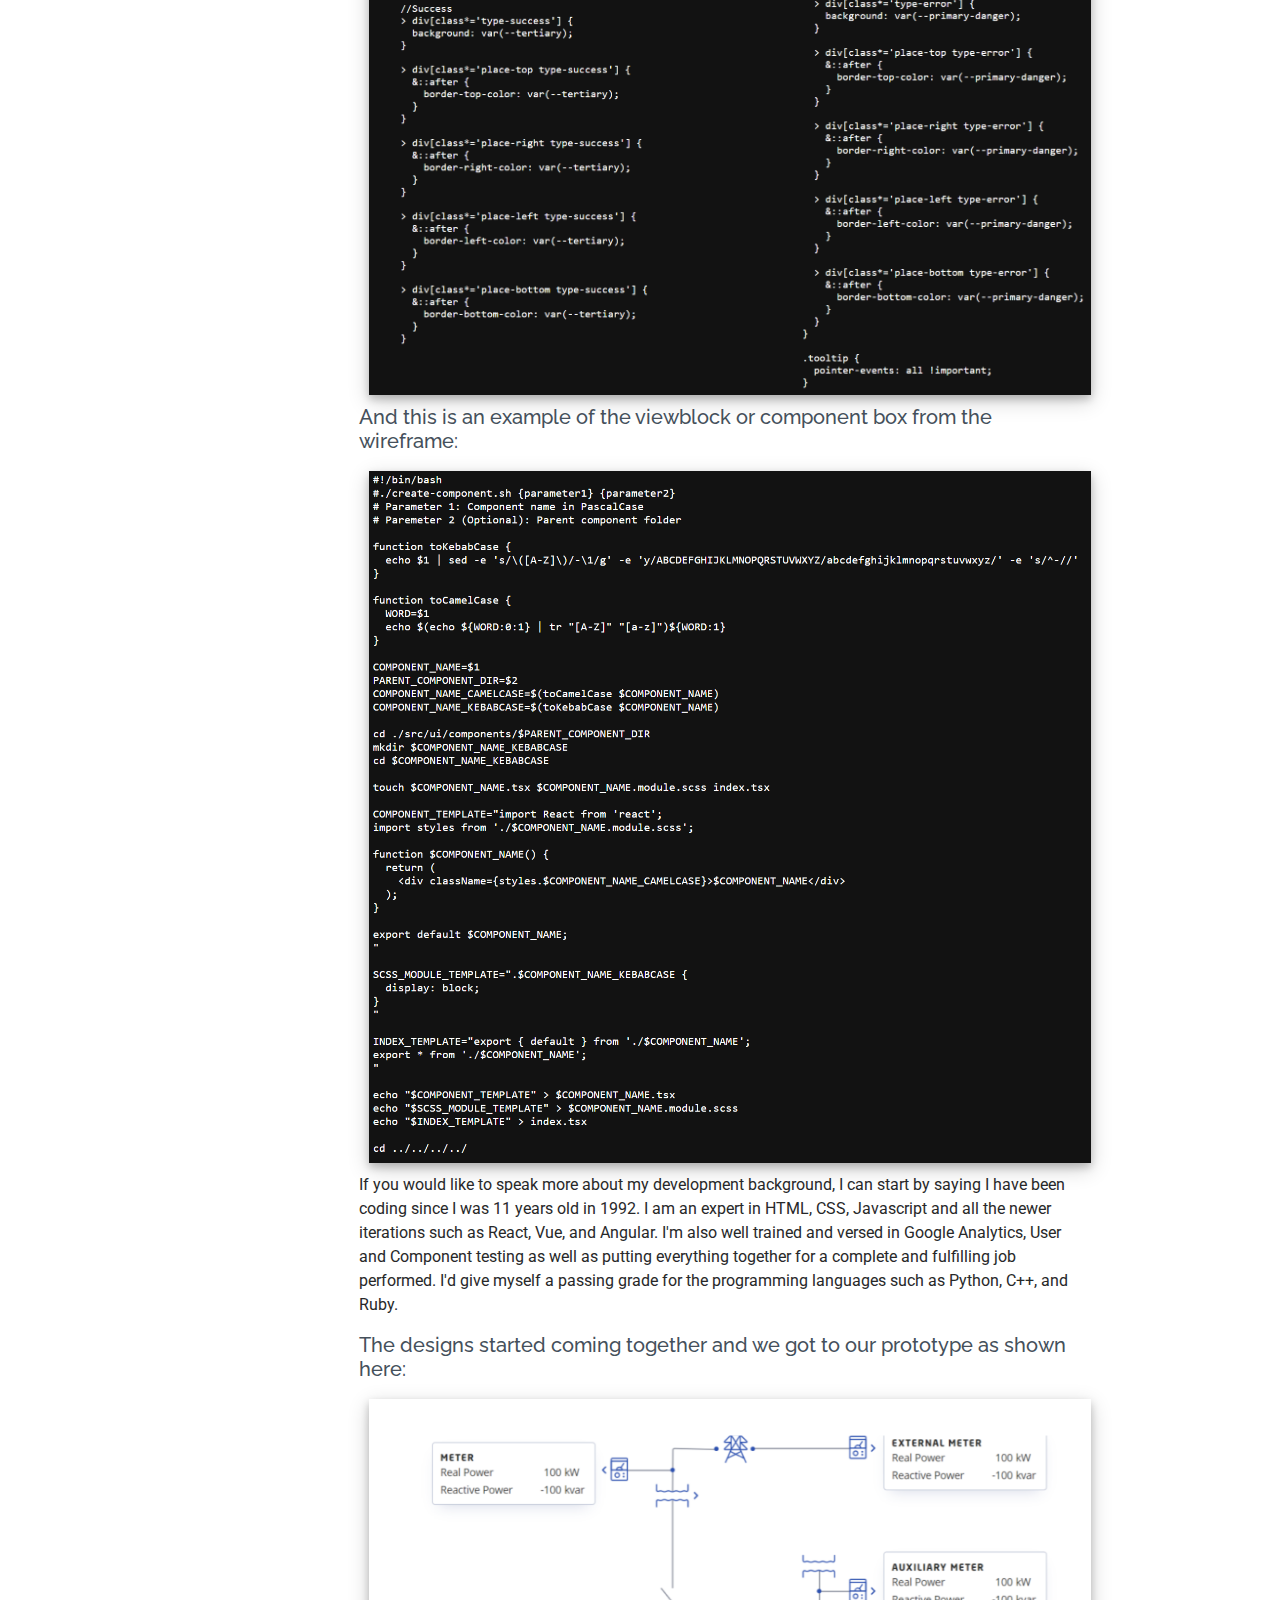
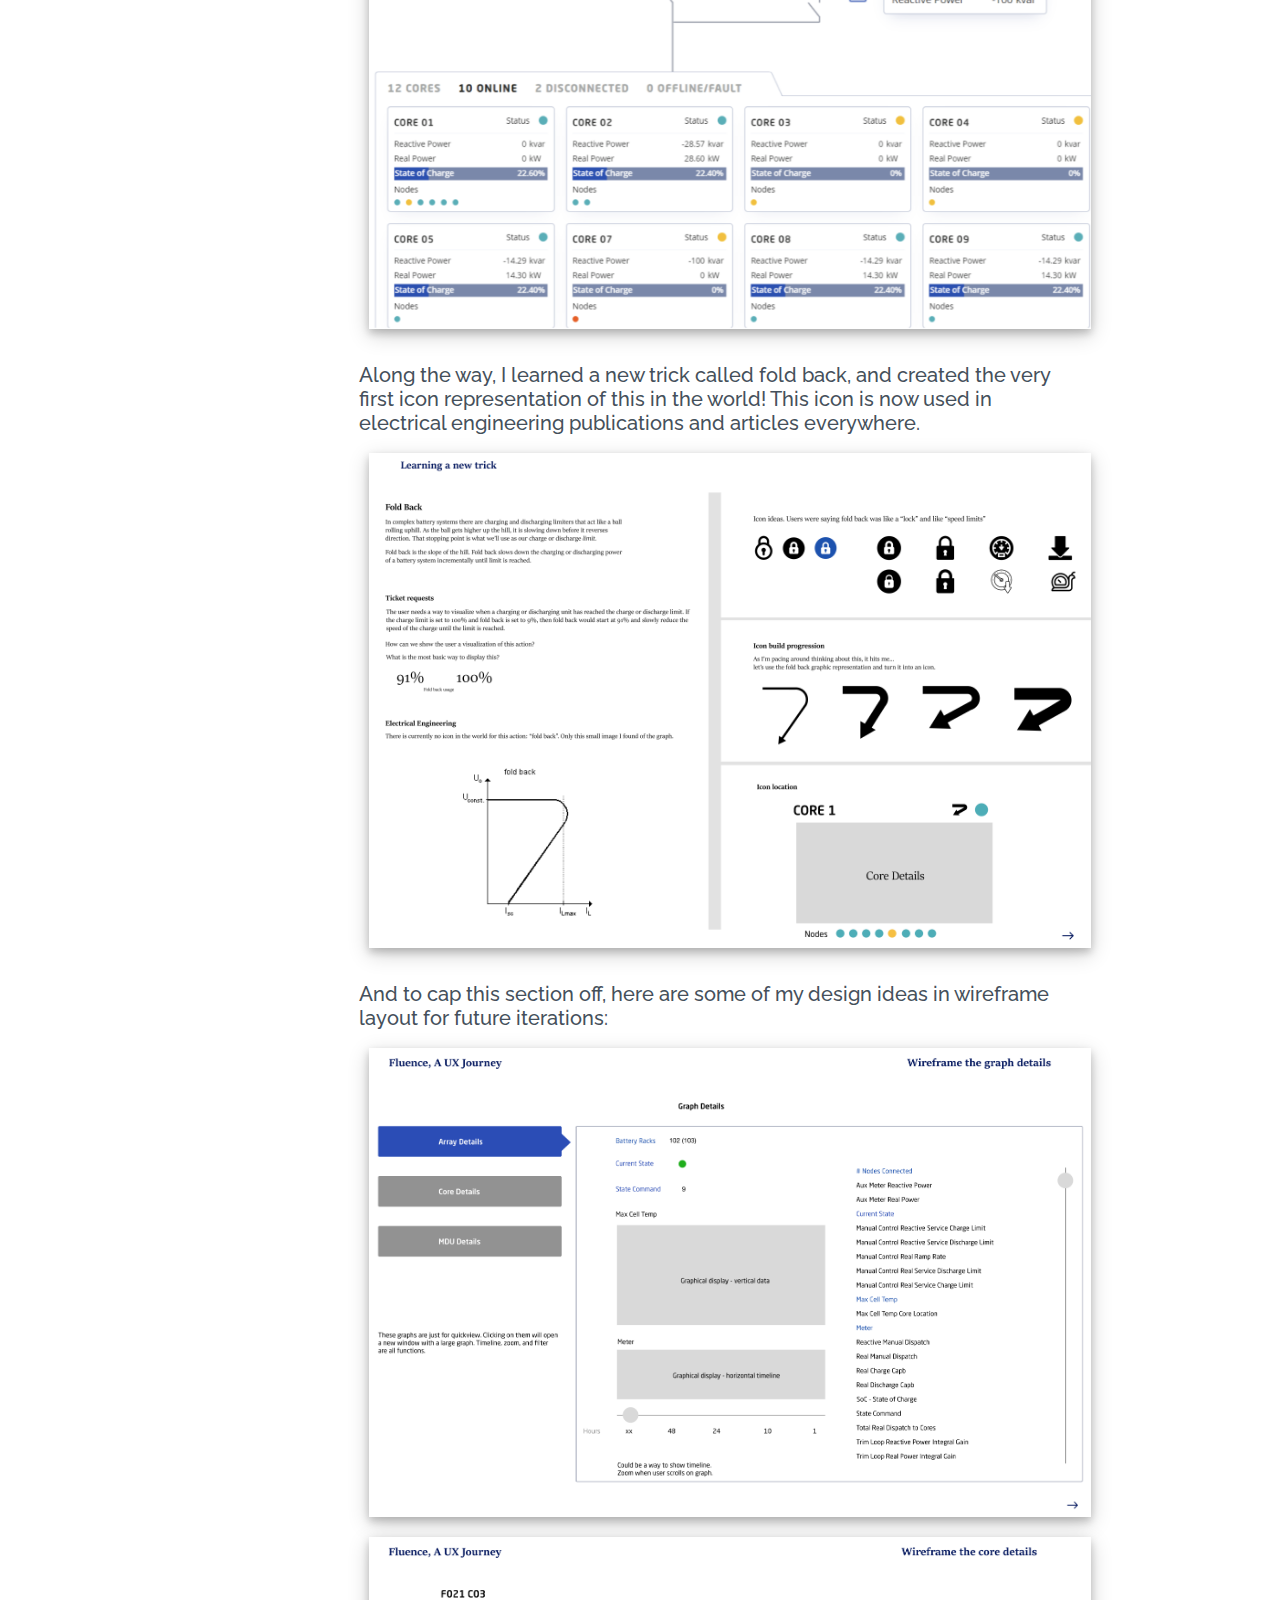
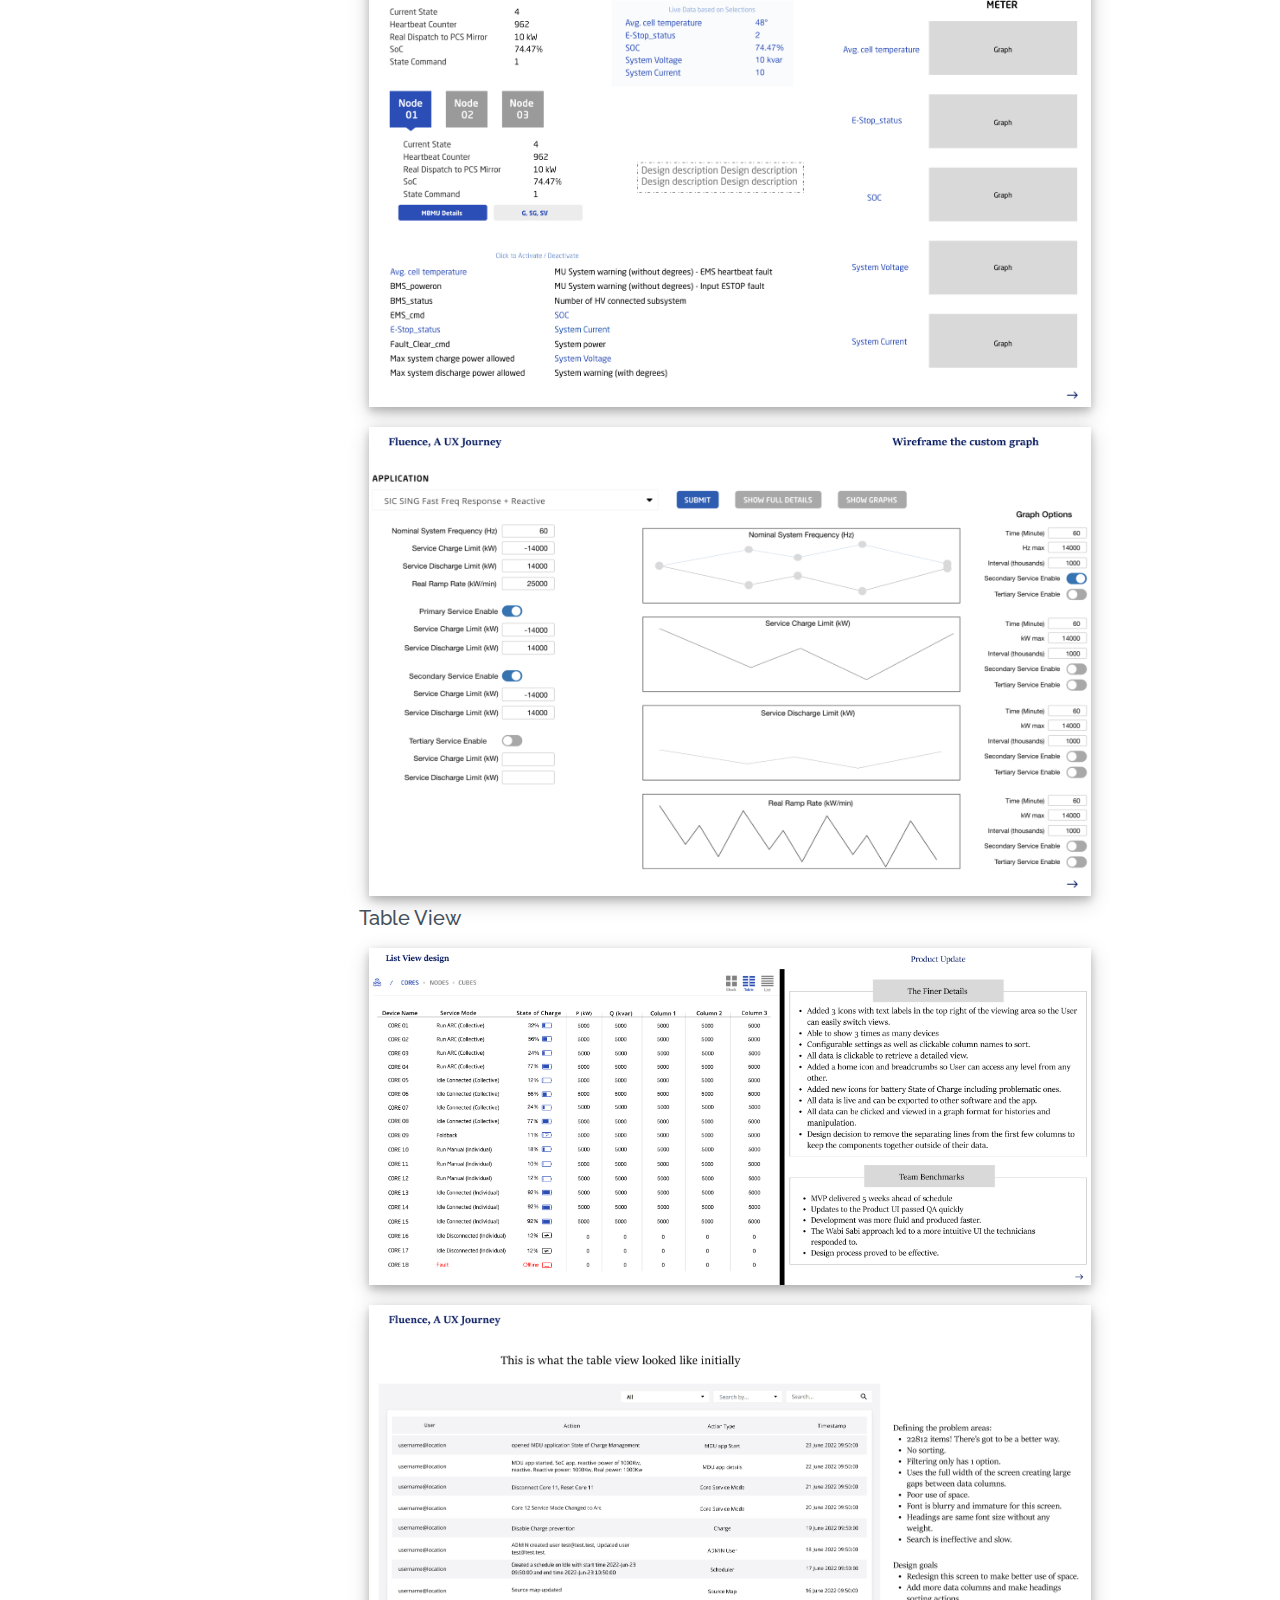
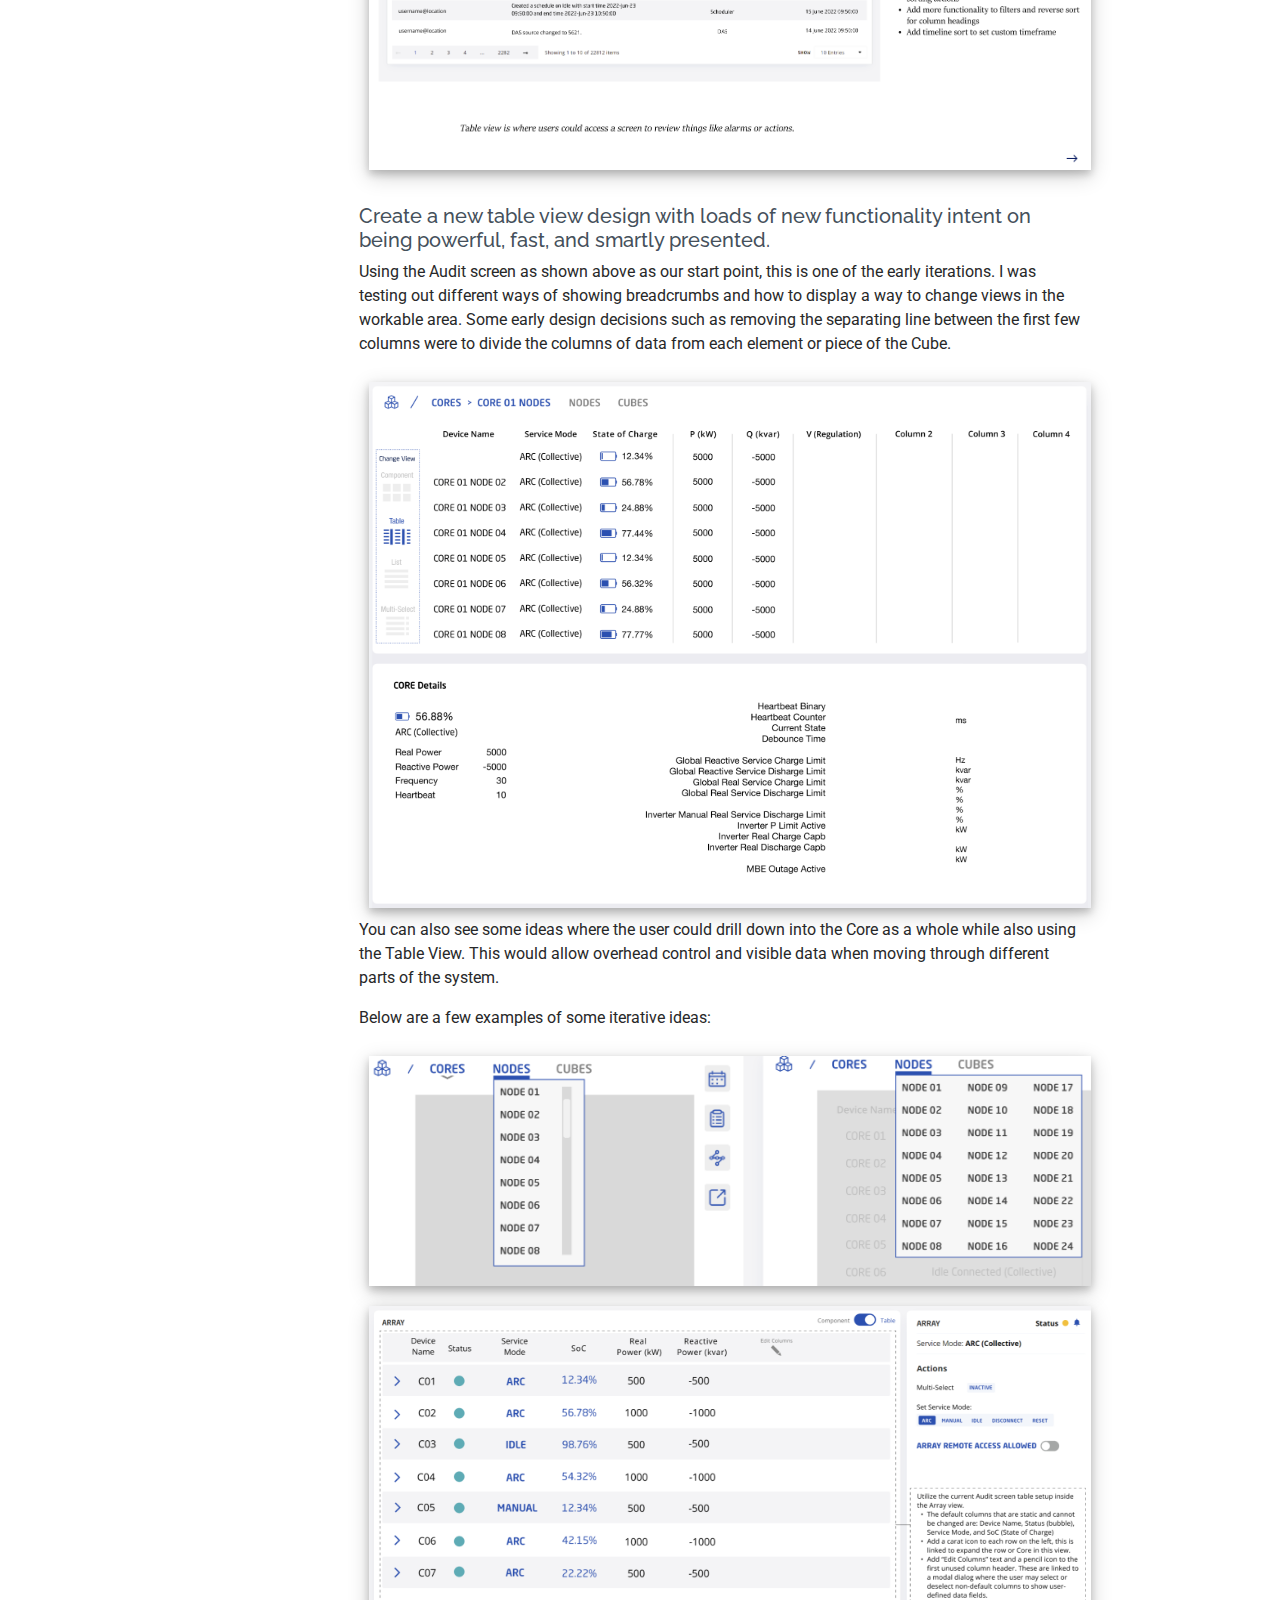
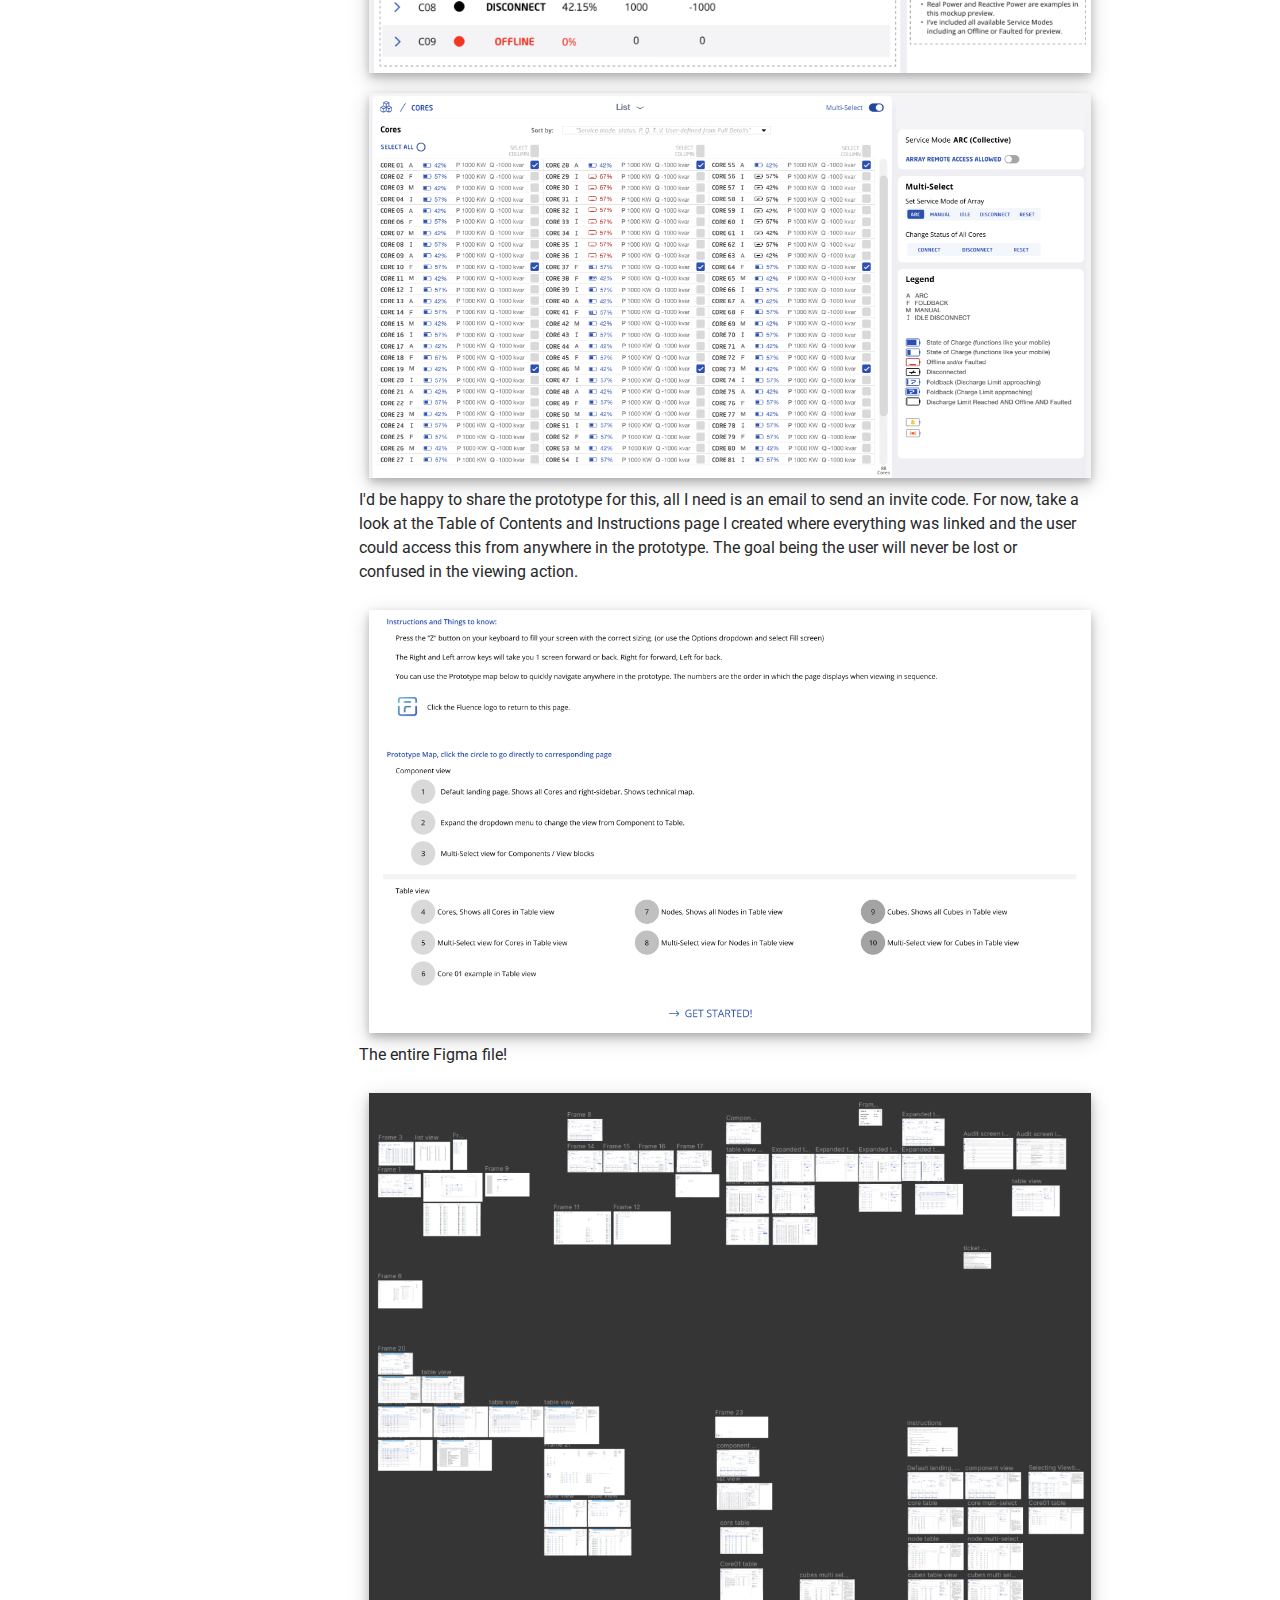
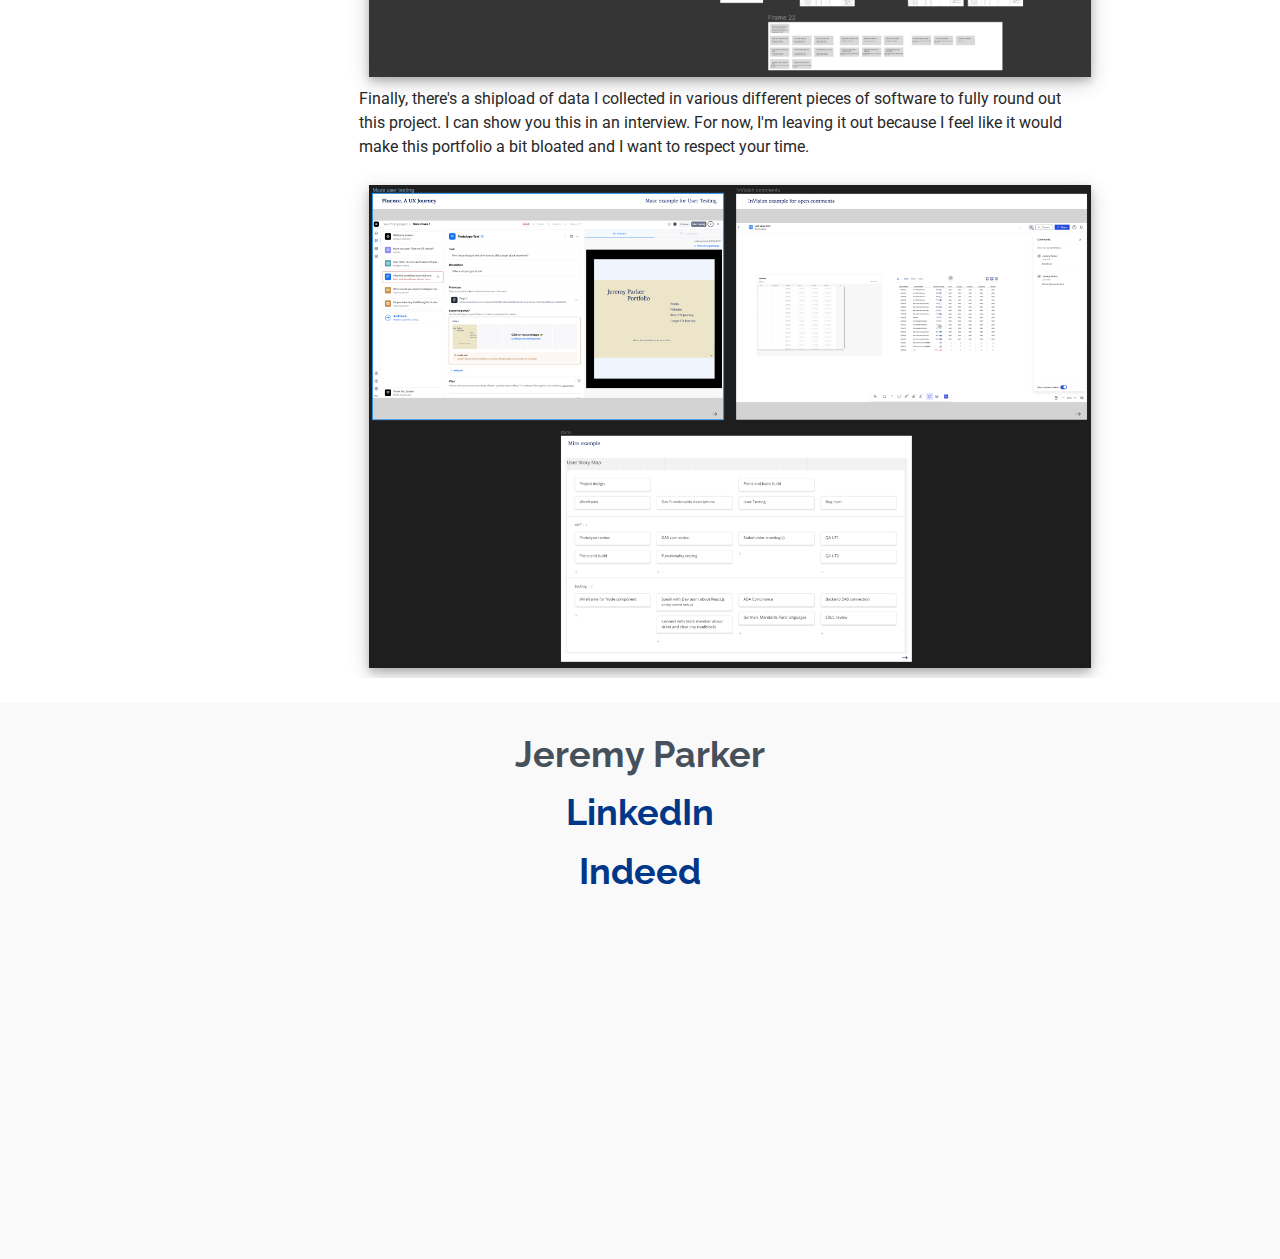
<file: portfolio-details/fluence-details.html>
<!DOCTYPE html><html lang="en"><head>
  <meta charset="utf-8">
  <meta content="width=device-width, initial-scale=1.0" name="viewport">
  <title>Portfolio Details - Fluence Energy</title>
  <meta content="jeremy parker resume and portfolio" name="description">
  <meta content="jeremy, parker, resume, portfolio" name="keywords">

  <!-- Favicons -->
  <link href="../images/favicon.ico" rel="icon">
  <link href="../images/apple-touch-icon.png" rel="apple-touch-icon">

  <!-- Fonts -->
  <link href="https://fonts.googleapis.com" rel="preconnect">
  <link href="https://fonts.gstatic.com" rel="preconnect" crossorigin="">
  <link href="https://fonts.googleapis.com/css2?family=Roboto:ital,wght@0,100;0,300;0,400;0,500;0,700;0,900;1,100;1,300;1,400;1,500;1,700;1,900&amp;family=Poppins:ital,wght@0,100;0,200;0,300;0,400;0,500;0,600;0,700;0,800;0,900;1,100;1,200;1,300;1,400;1,500;1,600;1,700;1,800;1,900&amp;family=Raleway:ital,wght@0,100;0,200;0,300;0,400;0,500;0,600;0,700;0,800;0,900;1,100;1,200;1,300;1,400;1,500;1,600;1,700;1,800;1,900&amp;display=swap" rel="stylesheet">

  <!-- Vendor CSS Files -->
  <link href="../css/bootstrap.min.css" rel="stylesheet">
  <link href="../css/bootstrap-icons.css" rel="stylesheet">
  <link href="../css/aos.css" rel="stylesheet">
  <link href="../css/glightbox.min.css" rel="stylesheet">
  <link href="../css/swiper-bundle.min.css" rel="stylesheet">

  <!-- Main CSS File -->
  <link href="../css/main.css" rel="stylesheet">

</head>

<body class="index-page">

  <header id="header" class="header d-flex flex-column justify-content-center">

    <i class="header-toggle d-xl-none bi bi-list"></i>

    <nav id="navmenu" class="navmenu">
      <ul>
        <li><a href="../index.html#hero" class="active"><i class="bi bi-house navicon"></i><span>Home</span></a></li>
        <li><a href="../index.html#about"><i class="bi bi-person navicon"></i><span>About</span></a></li>
        <li><a href="../index.html#portfolio"><i class="bi bi-images navicon"></i><span>Portfolio</span></a></li>
        <li><a href="../index.html#resume"><i class="bi bi-file-earmark-text navicon"></i><span>Resume</span></a></li>
        <li><a href="../index.html#contact"><i class="bi bi-envelope navicon"></i><span>Contact</span></a></li>
      </ul>
    </nav>

  </header>

  <main class="main">

    <!-- Page Title -->
    <div class="page-title" data-aos="fade">
      <div class="container">
        <nav class="breadcrumbs">
          <ol>
            <li><a href="../index.html">Home</a></li>
            <li><a href="../index.html#portfolio">Portfolio</a></li>
            <li class="current">Fluence Energy</li>
          </ol>
        </nav>
        <h1>Fluence Energy</h1>
      </div>
    </div><!-- End Page Title -->

    <!-- Portfolio Details Section -->
    <section id="portfolio-details" class="portfolio-details section">

      <div class="container" data-aos="fade-up">

        <div class="portfolio-details-slider swiper init-swiper">
          <script type="application/json" class="swiper-config">
            {
              "loop": true,
              "speed": 600,
              "autoplay": {
                "delay": 5000
              },
              "slidesPerView": "auto",
              "navigation": {
                "nextEl": ".swiper-button-next",
                "prevEl": ".swiper-button-prev"
              },
              "pagination": {
                "el": ".swiper-pagination",
                "type": "bullets",
                "clickable": true
              }
            }
          </script>
          <!-- <div class="swiper-wrapper align-items-center">

            <div class="swiper-slide">
              <img src="../images/fluence-energy/component view.png" alt="">
            </div>

            <div class="swiper-slide">
              <img src="../images/fluence-energy/fold back.png" alt="">
            </div>

            <div class="swiper-slide">
              <img src="../images/fluence-energy/table_early4.png" alt="">
            </div>

            <div class="swiper-slide">
              <img src="../images/fluence-energy/table_early3.png" alt="">
            </div>

          </div>
          <div class="swiper-button-prev"></div>
          <div class="swiper-button-next"></div>
          <div class="swiper-pagination"></div>
        </div> -->

        <div class="row justify-content-center gy-4 mt-4">

          <div class="col-lg-8" data-aos="fade-up">
            <div class="portfolio-description">
              
              <img src="../images/fluence-energy/fluence2.png" alt="fluence image 2">
              <p><br>
                My main role was to modernize and improve the user experience of the Fluence Energy internal application. After presenting the UX research and wireframes, I was promoted with the secondary role of Product Owner. From this point, I hired a React engineer and a Junior UX designer to complete the team. I also managed an intern and delegated them the work of documentation in Jira/Confluence as well as tracking our team logs.
              </p>

              <p>
                My journey started with a visit to an onsite location of the Fluence main product, the cube battery rack system.
              </p>
              <img src="../images/fluence-energy/cube2.jpg" alt="fluence image">
              <p><br>
                I spoke with Commissioning Engineers, Mechanical Engineers, Electrical Engineers, and documented their every day work experience and job duties. This gave me insight into how they worked the cube system, which in turn allowed me to design for them directly so that the application would be intuitive to their nature and knowledge.
              </p>

              <h2>Design for Customer Experience while keeping a technical base of operation for Commissioning Engineers in the application.</h2>
              <p>From there I spent the next few weeks collecting our thoughts from the site visit and creating a wireframe with all of the components necessary for the engineers to run the system effectively. There are pieces of this system I can't fully show you do to NDA, but I'll do my best to illustrate simply:</p>
              <img src="../images/fluence-energy/component_wireframe.png" alt="fluence image">

              <p>
                I took the wireframe and started designing the components with a 2-headed approach: build out the front-end react.js components so that I would have examples, and complete the design work.
              </p>

              <h5>Below is an example of my tooltip component:</h5>
              <img src="../images/fluence-energy/tooltip_js.png" alt="fluence image"><br>
              <h5>And this is an example of the viewblock or component box from the wireframe:</h5>
              <img src="../images/fluence-energy/viewblock1.png" alt="fluence image"><br>
              <p>If you would like to speak more about my development background, I can start by saying I have been coding since I was 11 years old in 1992. I am an expert in HTML, CSS, Javascript and all the newer iterations such as React, Vue, and Angular. I'm also well trained and versed in Google Analytics, User and Component testing as well as putting everything together for a complete and fulfilling job performed. I'd give myself a passing grade for the programming languages such as Python, C++, and Ruby.</p>
              <h5>The designs started coming together and we got to our prototype as shown here:</h5>
              <img src="../images/fluence-energy/component view.png" alt="fluence image"><br><br>
              <h5>Along the way, I learned a new trick called fold back, and created the very first icon representation of this in the world! This icon is now used in electrical engineering publications and articles everywhere.</h5>
              <img src="../images/fluence-energy/fold back.png" alt="fluence image"><br><br>
              <h5>And to cap this section off, here are some of my design ideas in wireframe layout for future iterations:</h5>
              <img src="../images/fluence-energy/drill down 2.png" alt="fluence image">
              <img src="../images/fluence-energy/drill down 3.png" alt="fluence image">
              <img src="../images/fluence-energy/graphs.png" alt="fluence image">
              <h5>Table View</h5>
              <img src="../images/fluence-energy/cores table.png" alt="fluence image">
              <img src="../images/fluence-energy/audit.png" alt="fluence image">
              <br><br>
              <h5>Create a new table view design with loads of new functionality intent on being powerful, fast, and smartly presented.
              </h5>
              <p>Using the Audit screen as shown above as our start point, this is one of the early iterations. I was testing out different ways of showing breadcrumbs and how to display a way to change views in the workable area. Some early design decisions such as removing the separating line between the first few columns were to divide the columns of data from each element or piece of the Cube.</p>
              
              <img src="../images/fluence-energy/table_early1.png" alt="fluence image">
              <p>You can also see some ideas where the user could drill down into the Core as a whole while also using the Table View. This would allow overhead control and visible data when moving through different parts of the system.
              </p>
              <p>Below are a few examples of some iterative ideas:</p>
              <img src="../images/fluence-energy/table_early2.png" alt="fluence image">
              <img src="../images/fluence-energy/table_early3.png" alt="fluence image">
              <img src="../images/fluence-energy/table_early4.png" alt="fluence image">
              <p>I'd be happy to share the prototype for this, all I need is an email to send an invite code. For now, take a look at the Table of Contents and Instructions page I created where everything was linked and the user could access this from anywhere in the prototype. The goal being the user will never be lost or confused in the viewing action.
              </p>
              <img src="../images/fluence-energy/prototype1.png" alt="fluence image">
              
              <p>The entire Figma file!</p>
              <img src="../images/fluence-energy/table_early5.png" alt="fluence image">
              <p>Finally, there's a shipload of data I collected in various different pieces of software to fully round out this project. I can show you this in an interview. For now, I'm leaving it out because I feel like it would make this portfolio a bit bloated and I want to respect your time.
              </p>
              <img src="../images/fluence-energy/software2.png" alt="fluence image">

            </div>
          </div>


        </div>

      </div>

    </section><!-- /Portfolio Details Section -->

  </main>

  <footer id="footer" class="footer position-relative light-background">
    <div class="container">
      <h3 class="sitename">Jeremy Parker</h3>
      <h3><a href="https://www.linkedin.com/in/jeremy-parker-8ab54923/">LinkedIn</a></h3>
        <h3><a href="https://profile.indeed.com/p/jeremyp-4f67v1z">Indeed</a></h3>

        <iframe width="560" height="315" src="https://www.youtube.com/embed/3aAtFrWft2k?si=LzlYCgGVDNe5LS6q" title="YouTube video player" frameborder="0" allow="accelerometer; autoplay; clipboard-write; encrypted-media; gyroscope; picture-in-picture; web-share" referrerpolicy="strict-origin-when-cross-origin" allowfullscreen></iframe>

      </div>
    </div>
  </footer>

  <!-- Scroll Top -->
  <a href="../index.html#" id="scroll-top" class="scroll-top d-flex align-items-center justify-content-center"><i class="bi bi-arrow-up-short"></i></a>

  <!-- Preloader -->
  <div id="preloader"></div>

  <!-- Vendor JS Files -->
  <script src="../js/bootstrap.bundle.min.js"></script>
  <script src="../js/validate.js"></script>
  <script src="../js/aos.js"></script>
  <script src="../js/typed.umd.js"></script>
  <script src="../js/purecounter_vanilla.js"></script>
  <script src="../js/noframework.waypoints.js"></script>
  <script src="../js/glightbox.min.js"></script>
  <script src="../js/imagesloaded.pkgd.min.js"></script>
  <script src="../js/isotope.pkgd.min.js"></script>
  <script src="../js/swiper-bundle.min.js"></script>

  <!-- Main JS File -->
  <script src="../js/main.js"></script>



</body></html>
</file>
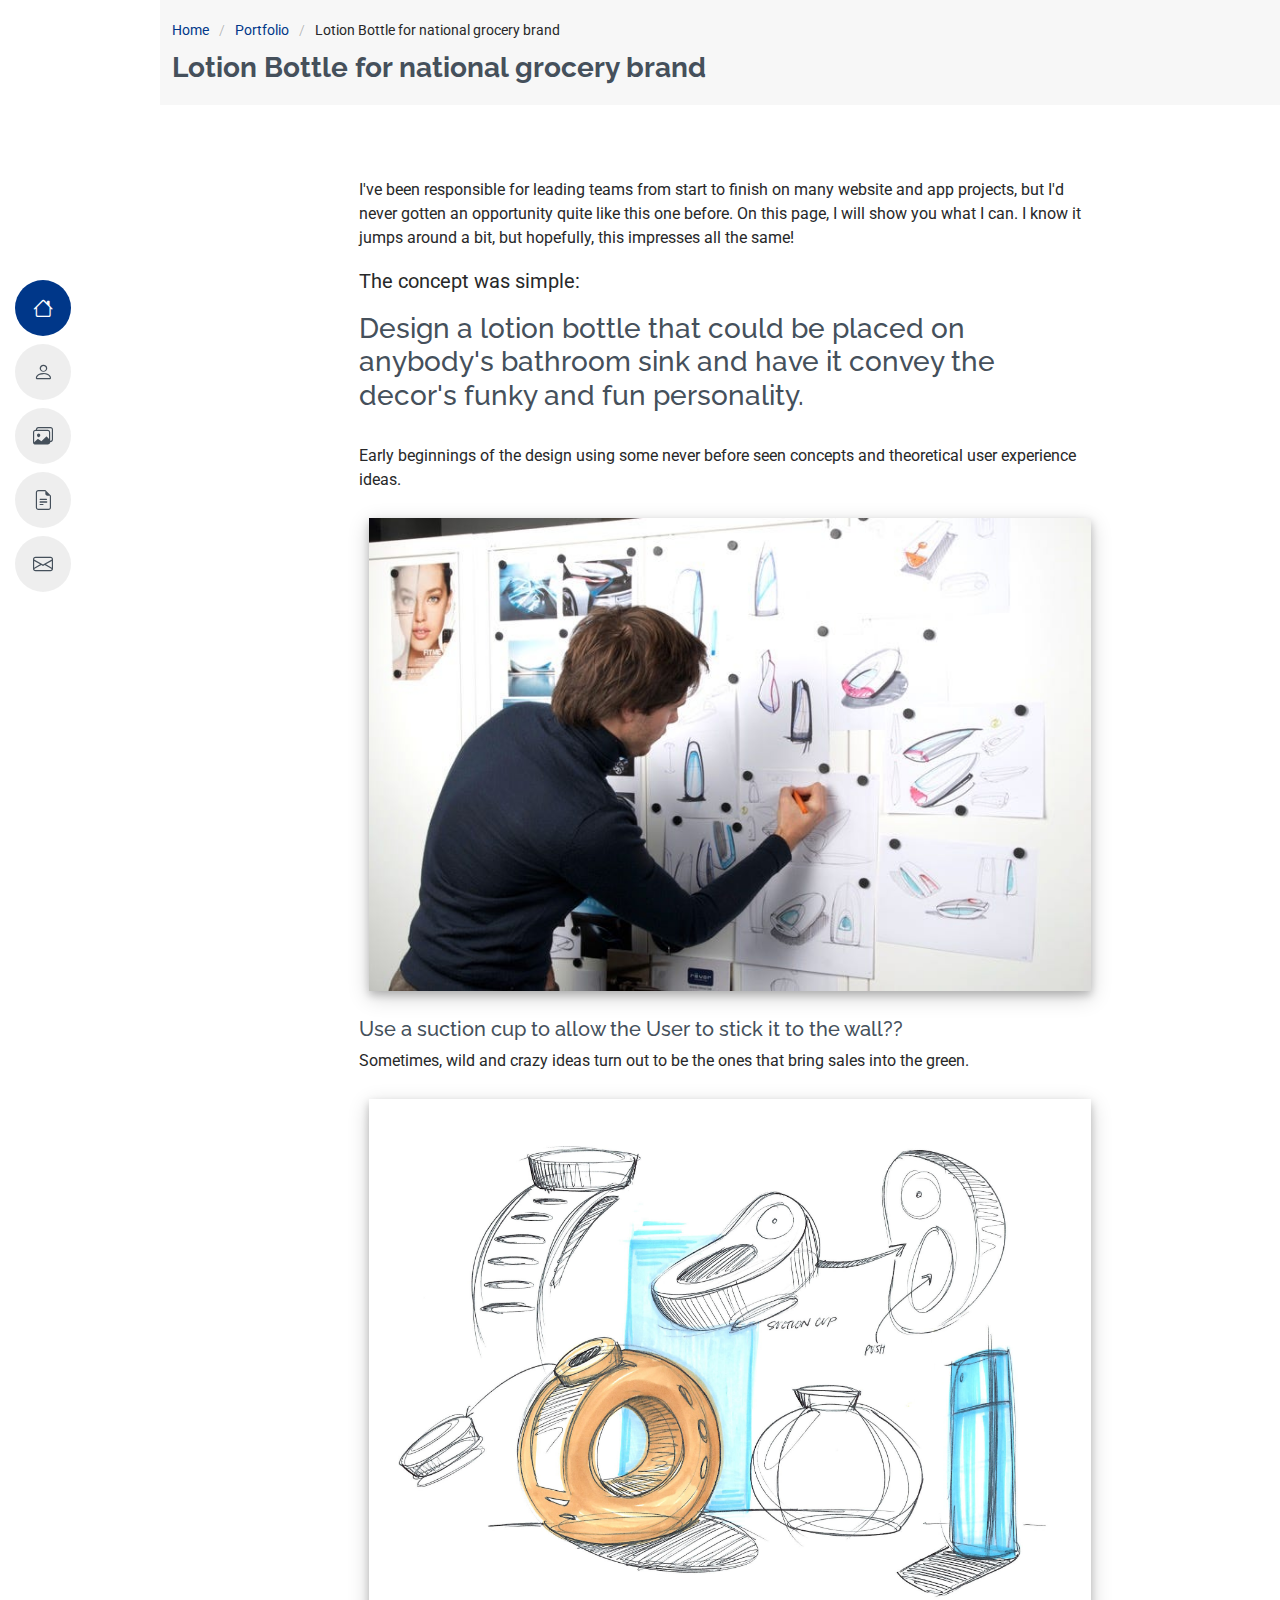
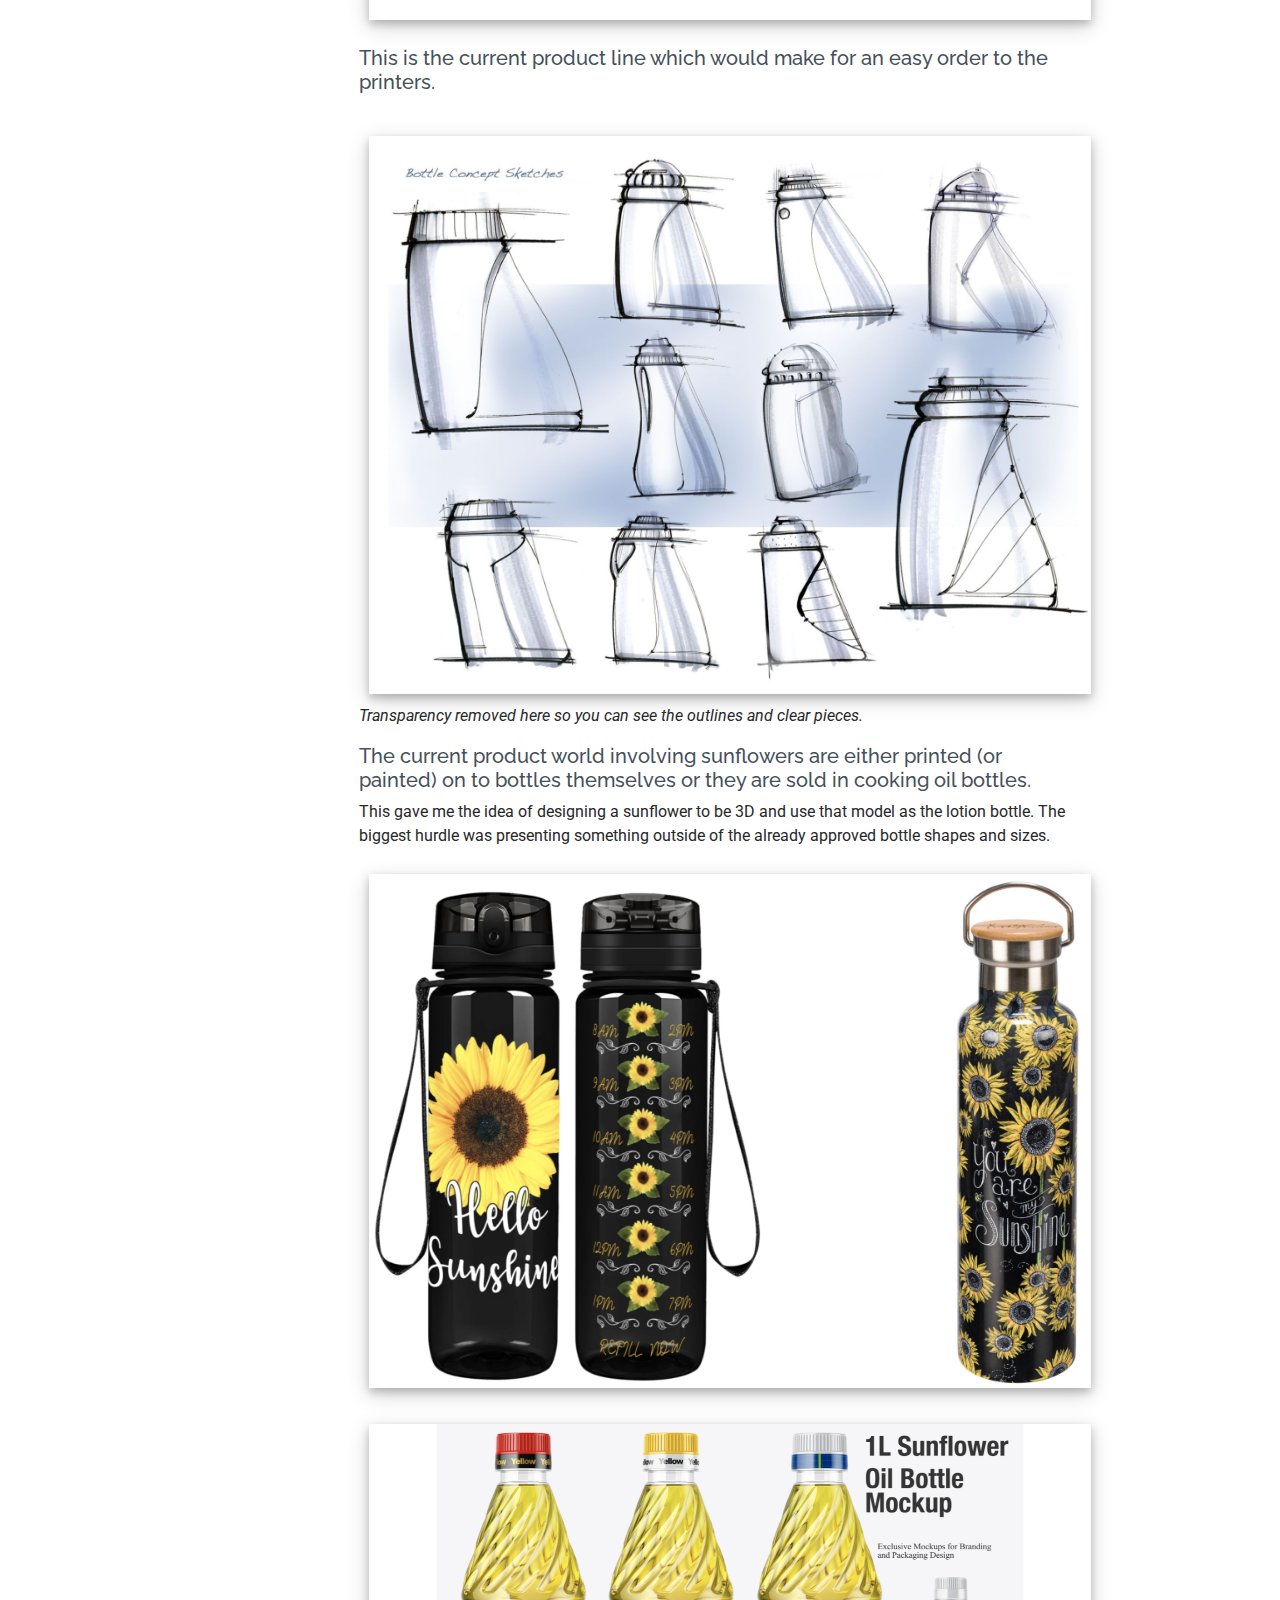
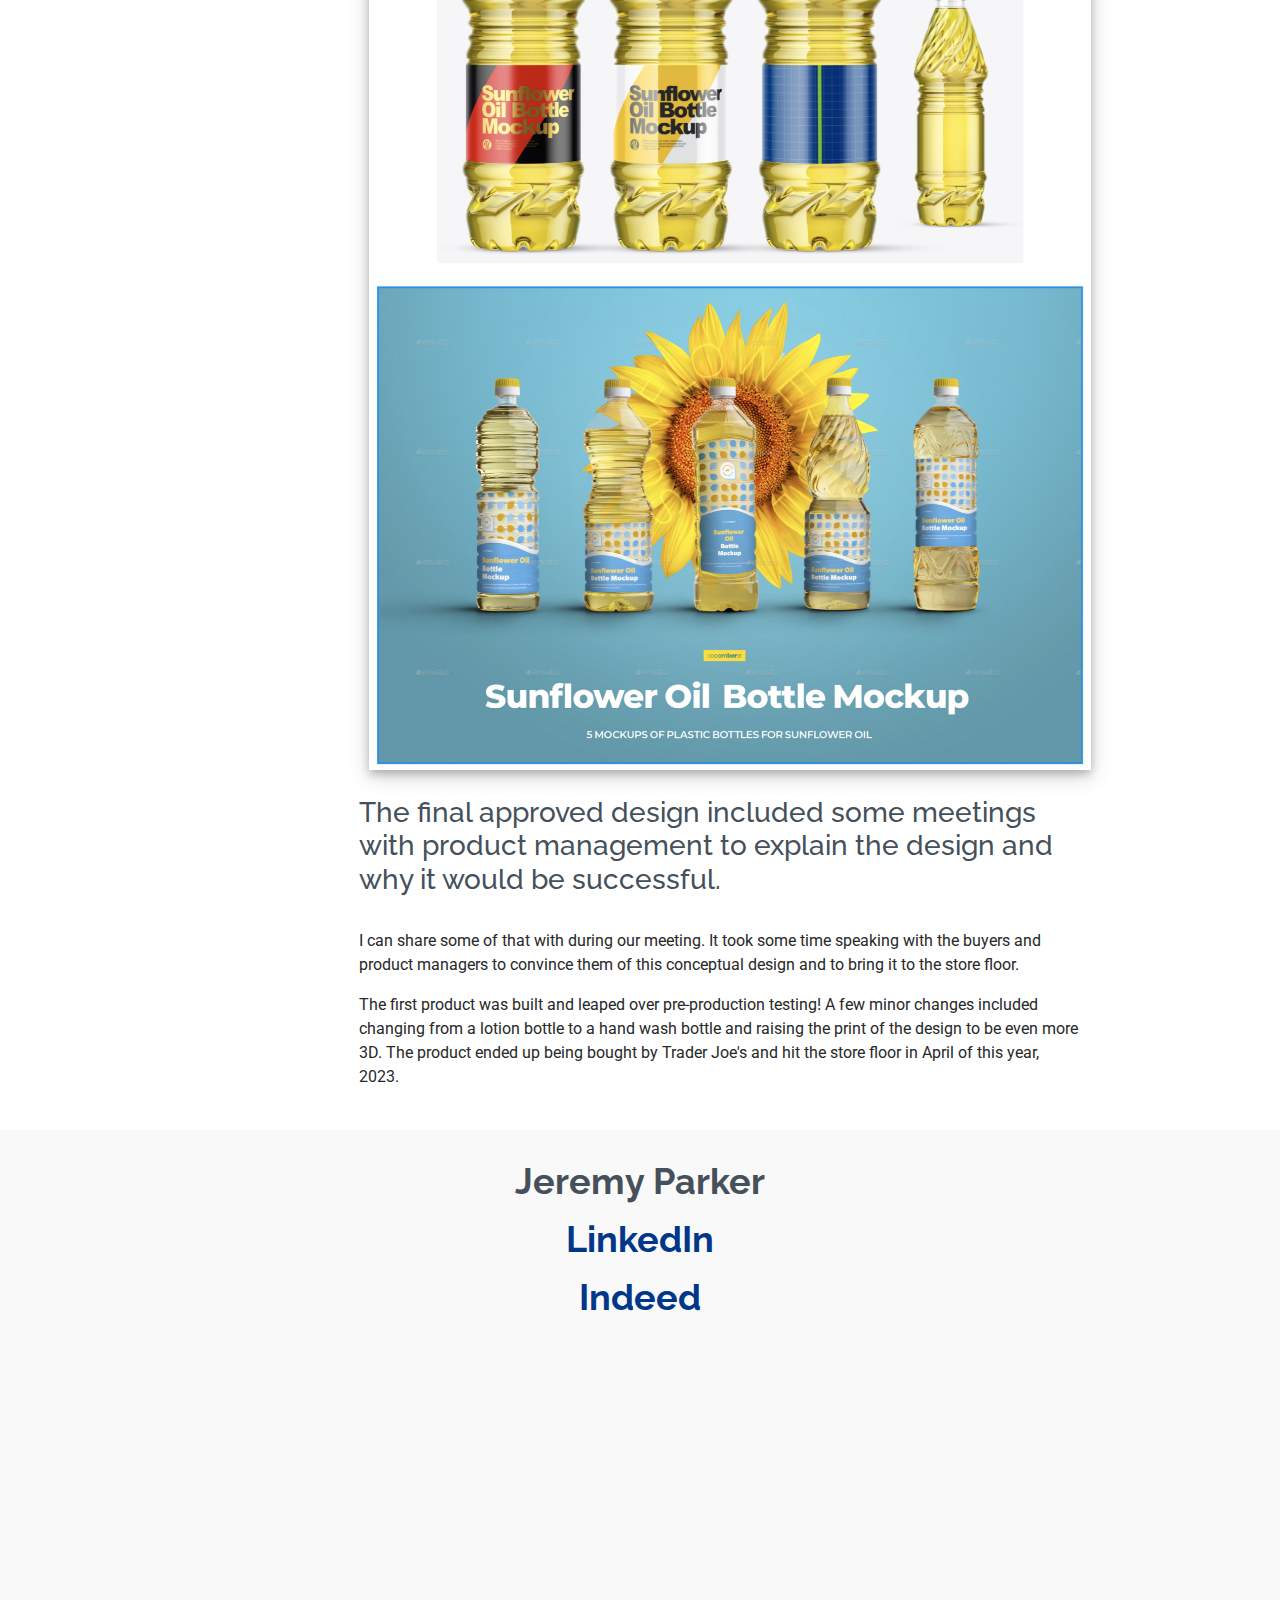
<file: portfolio-details/product-design-details.html>
<!DOCTYPE html><html lang="en"><head>
  <meta charset="utf-8">
  <meta content="width=device-width, initial-scale=1.0" name="viewport">
  <title>Portfolio Details - Product Design </title>
  <meta content="jeremy parker resume and portfolio" name="description">
  <meta content="jeremy, parker, resume, portfolio" name="keywords">

  <!-- Favicons -->
  <link href="../images/favicon.ico" rel="icon">
  <link href="../images/apple-touch-icon.png" rel="apple-touch-icon">

  <!-- Fonts -->
  <link href="https://fonts.googleapis.com" rel="preconnect">
  <link href="https://fonts.gstatic.com" rel="preconnect" crossorigin="">
  <link href="https://fonts.googleapis.com/css2?family=Roboto:ital,wght@0,100;0,300;0,400;0,500;0,700;0,900;1,100;1,300;1,400;1,500;1,700;1,900&amp;family=Poppins:ital,wght@0,100;0,200;0,300;0,400;0,500;0,600;0,700;0,800;0,900;1,100;1,200;1,300;1,400;1,500;1,600;1,700;1,800;1,900&amp;family=Raleway:ital,wght@0,100;0,200;0,300;0,400;0,500;0,600;0,700;0,800;0,900;1,100;1,200;1,300;1,400;1,500;1,600;1,700;1,800;1,900&amp;display=swap" rel="stylesheet">

  <!-- Vendor CSS Files -->
  <link href="../css/bootstrap.min.css" rel="stylesheet">
  <link href="../css/bootstrap-icons.css" rel="stylesheet">
  <link href="../css/aos.css" rel="stylesheet">
  <link href="../css/glightbox.min.css" rel="stylesheet">
  <link href="../css/swiper-bundle.min.css" rel="stylesheet">

  <!-- Main CSS File -->
  <link href="../css/main.css" rel="stylesheet">

</head>

<body class="index-page">

  <header id="header" class="header d-flex flex-column justify-content-center">

    <i class="header-toggle d-xl-none bi bi-list"></i>

    <nav id="navmenu" class="navmenu">
      <ul>
        <li><a href="../index.html#hero" class="active"><i class="bi bi-house navicon"></i><span>Home</span></a></li>
        <li><a href="../index.html#about"><i class="bi bi-person navicon"></i><span>About</span></a></li>
        <li><a href="../index.html#portfolio"><i class="bi bi-images navicon"></i><span>Portfolio</span></a></li>
        <li><a href="../index.html#resume"><i class="bi bi-file-earmark-text navicon"></i><span>Resume</span></a></li>
        <li><a href="../index.html#contact"><i class="bi bi-envelope navicon"></i><span>Contact</span></a></li>
      </ul>
    </nav>

  </header>

  <main class="main">

    <!-- Page Title -->
    <div class="page-title" data-aos="fade">
      <div class="container">
        <nav class="breadcrumbs">
          <ol>
            <li><a href="../index.html">Home</a></li>
            <li><a href="../index.html#portfolio">Portfolio</a></li>
            <li class="current">Lotion Bottle for national grocery brand</li>
          </ol>
        </nav>
        <h1>Lotion Bottle for national grocery brand</h1>
      </div>
    </div><!-- End Page Title -->

    <!-- Portfolio Details Section -->
    <section id="portfolio-details" class="portfolio-details section">

      <div class="container" data-aos="fade-up">

        <div class="portfolio-details-slider swiper init-swiper">
          <script type="application/json" class="swiper-config">
            {
              "loop": true,
              "speed": 600,
              "autoplay": {
                "delay": 5000
              },
              "slidesPerView": "auto",
              "navigation": {
                "nextEl": ".swiper-button-next",
                "prevEl": ".swiper-button-prev"
              },
              "pagination": {
                "el": ".swiper-pagination",
                "type": "bullets",
                "clickable": true
              }
            }
          </script>

        <div class="row justify-content-center gy-4 mt-4">

          <div class="col-lg-8" data-aos="fade-up">
            <div class="portfolio-description">
              <p>I've been responsible for leading teams from start to finish on many website and app projects, but I'd never gotten an opportunity quite like this one before. On this page, I will show you what I can. I know it jumps around a bit, but hopefully, this impresses all the same!</p>
						<p style="font-size: 20px;" >The concept was simple: </p>
						
						
						<h3>Design a lotion bottle that could be placed on anybody's bathroom sink and have it convey the decor's funky and fun personality.<br></h3><br>
						    
            <p>Early beginnings of the design using some never before seen concepts and theoretical user experience ideas.</p>
    
              
              <p><img alt="product" src="../images/product-design/product1.jpg"></a></p>              

              <h5>Use a suction cup to allow the User to stick it to the wall??</h5>            
              
              <p>Sometimes, wild and crazy ideas turn out to be the ones that bring sales into the green.</p>   

              <p><img alt="product" src="../images/product-design/product3.jpg"></p>         
              
              <h5>This is the current product line which would make for an easy order to the printers.</h5>              
              
              <p><br><img alt="product" src="../images/product-design/product4.png"><i>Transparency removed here so you can see the outlines and clear pieces.</i></p>
              
              <h5>The current product world involving sunflowers are either printed (or painted) on to bottles themselves or they are sold in cooking oil bottles.</h5>     
              
              <p>This gave me the idea of designing a sunflower to be 3D and use that model as the lotion bottle. The biggest hurdle was presenting something outside of the already approved bottle shapes and sizes.</p>     
              
              <p><img alt="product" src="../images/product-design/sunflower5.png"></p>
              
              <p><img alt="product" src="../images/product-design/sunflower6.png"></p>       
              
              
              <h3>The final approved design included some meetings with product management to explain the design and why it would be successful.<br></h3><br>
                                                                                                                                            
              <p>I can share some of that with during our meeting. It took some time speaking with the buyers and product managers to convince them of this conceptual design and to bring it to the store floor.</p>     
                      
              <p>The first product was built and leaped over pre-production testing! A few minor changes included changing from a lotion bottle to a hand wash bottle and raising the print of the design to be even more 3D. The product ended up being bought by Trader Joe's and hit the store floor in April of this year, 2023.</p> 
            </div>
          </div>
        

    </section><!-- /Portfolio Details Section -->

  </main>

  <footer id="footer" class="footer position-relative light-background">
    <div class="container">
      <h3 class="sitename">Jeremy Parker</h3>
      <h3><a href="https://www.linkedin.com/in/jeremy-parker-8ab54923/">LinkedIn</a></h3>
        <h3><a href="https://profile.indeed.com/p/jeremyp-4f67v1z">Indeed</a></h3>

        <iframe width="560" height="315" src="https://www.youtube.com/embed/3aAtFrWft2k?si=LzlYCgGVDNe5LS6q" title="YouTube video player" frameborder="0" allow="accelerometer; autoplay; clipboard-write; encrypted-media; gyroscope; picture-in-picture; web-share" referrerpolicy="strict-origin-when-cross-origin" allowfullscreen></iframe>

      </div>
    </div>
  </footer>

  <!-- Scroll Top -->
  <a href="../index.html#" id="scroll-top" class="scroll-top d-flex align-items-center justify-content-center"><i class="bi bi-arrow-up-short"></i></a>

  <!-- Preloader -->
  <div id="preloader"></div>

  <!-- Vendor JS Files -->
  <script src="../js/bootstrap.bundle.min.js"></script>
  <script src="../js/validate.js"></script>
  <script src="../js/aos.js"></script>
  <script src="../js/typed.umd.js"></script>
  <script src="../js/purecounter_vanilla.js"></script>
  <script src="../js/noframework.waypoints.js"></script>
  <script src="../js/glightbox.min.js"></script>
  <script src="../js/imagesloaded.pkgd.min.js"></script>
  <script src="../js/isotope.pkgd.min.js"></script>
  <script src="../js/swiper-bundle.min.js"></script>

  <!-- Main JS File -->
  <script src="../js/main.js"></script>



</body></html>
</file>
<file: css/main.css>
/*--------------------------------------------------------------
# Font & Color Variables
# Help: https://bootstrapmade.com/color-system/
--------------------------------------------------------------*/
/* Fonts */
:root {
  --default-font: "Roboto",  system-ui, -apple-system, "Segoe UI", Roboto, "Helvetica Neue", Arial, "Noto Sans", "Liberation Sans", sans-serif, "Apple Color Emoji", "Segoe UI Emoji", "Segoe UI Symbol", "Noto Color Emoji";
  --heading-font: "Raleway",  sans-serif;
  --nav-font: "Poppins",  sans-serif;
}

/* Global Colors - The following color variables are used throughout the website. Updating them here will change the color scheme of the entire website */
:root { 
  --background-color: #ffffff; /* Background color for the entire website, including individual sections */
  --default-color: #272829; /* Default color used for the majority of the text content across the entire website */
  --heading-color: #45505b; /* Color for headings, subheadings and title throughout the website */
  --accent-color: #003789; /* Accent color that represents your brand on the website. It's used for buttons, links, and other elements that need to stand out */
  --surface-color: #ffffff; /* The surface color is used as a background of boxed elements within sections, such as cards, icon boxes, or other elements that require a visual separation from the global background. */
  --contrast-color: #ffffff; /* Contrast color for text, ensuring readability against backgrounds of accent, heading, or default colors. */
}

/* Nav Menu Colors - The following color variables are used specifically for the navigation menu. They are separate from the global colors to allow for more customization options */
:root {
  --nav-color: #45505b;  /* The default color of the main navmenu links */
  --nav-hover-color: #003789; /* Applied to main navmenu links when they are hovered over or active */
  --nav-mobile-background-color: #ffffff; /* Used as the background color for mobile navigation menu */
  --nav-dropdown-background-color: #ffffff; /* Used as the background color for dropdown items that appear when hovering over primary navigation items */
  --nav-dropdown-color: #212529; /* Used for navigation links of the dropdown items in the navigation menu. */
  --nav-dropdown-hover-color: #003789; /* Similar to --nav-hover-color, this color is applied to dropdown navigation links when they are hovered over. */
}

/* Color Presets - These classes override global colors when applied to any section or element, providing reuse of the sam color scheme. */

.light-background {
  --background-color: #f9f9f9;
  --surface-color: #ffffff;
}

.dark-background {
  --background-color: #060606;
  --default-color: #ffffff;
  --heading-color: #ffffff;
  --surface-color: #252525;
  --contrast-color: #ffffff;
}

/* Smooth scroll */
:root {
  scroll-behavior: smooth;
}

/*--------------------------------------------------------------
# General Styling & Shared Classes
--------------------------------------------------------------*/
body {
  color: var(--default-color);
  background-color: var(--background-color);
  font-family: var(--default-font);
}

a {
  color: var(--accent-color);
  text-decoration: none;
  transition: 0.3s;
}

a:hover {
  color: color-mix(in srgb, var(--accent-color), transparent 25%);
  text-decoration: none;
}

h1,
h2,
h3,
h4,
h5,
h6 {
  color: var(--heading-color);
  font-family: var(--heading-font);
}

/* PHP Email Form Messages
------------------------------*/
.php-email-form .error-message {
  display: none;
  background: #df1529;
  color: #ffffff;
  text-align: left;
  padding: 15px;
  margin-bottom: 24px;
  font-weight: 600;
}

.php-email-form .sent-message {
  display: none;
  color: #ffffff;
  background: #059652;
  text-align: center;
  padding: 15px;
  margin-bottom: 24px;
  font-weight: 600;
}

.php-email-form .loading {
  display: none;
  background: var(--surface-color);
  text-align: center;
  padding: 15px;
  margin-bottom: 24px;
}

.php-email-form .loading:before {
  content: "";
  display: inline-block;
  border-radius: 50%;
  width: 24px;
  height: 24px;
  margin: 0 10px -6px 0;
  border: 3px solid var(--accent-color);
  border-top-color: var(--surface-color);
  animation: php-email-form-loading 1s linear infinite;
}

@keyframes php-email-form-loading {
  0% {
    transform: rotate(0deg);
  }

  100% {
    transform: rotate(360deg);
  }
}

/*--------------------------------------------------------------
# Global Header
--------------------------------------------------------------*/
.header {
  color: var(--default-color);
  position: fixed;
  top: 0;
  left: 0;
  bottom: 0;
  padding: 0 15px;
  transition: all ease-in-out 0.3s;
  overflow-y: auto;
  z-index: 997;
  min-width: 200px;
}

@media (max-width: 1199px) {
  .header {
    background-color: var(--background-color);
    border-right: 1px solid color-mix(in srgb, var(--default-color), transparent 90%);
    width: 300px;
    left: -100%;
  }
}

@media (min-width: 1200px) and (max-width: 1600px) {
  .header~main {
    margin-left: 160px;
  }

  .header~main .hero {
    margin-left: -160px;
    width: 100vw;
  }
}

.header.header-show {
  left: 0;
}

.header .header-toggle {
  color: var(--contrast-color);
  background-color: var(--accent-color);
  font-size: 22px;
  display: flex;
  align-items: center;
  justify-content: center;
  width: 40px;
  height: 40px;
  border-radius: 50%;
  cursor: pointer;
  position: fixed;
  top: 15px;
  right: 15px;
  z-index: 9999;
  transition: background-color 0.3s;
}

.header .header-toggle:hover {
  color: var(--contrast-color);
  background-color: color-mix(in srgb, var(--accent-color) 90%, white 15%);
}

/*--------------------------------------------------------------
# Navigation Menu
--------------------------------------------------------------*/
.navmenu {
  padding: 0;
  z-index: 9997;
}

.navmenu ul {
  list-style: none;
  padding: 0 0 20px 0;
  margin: 0;
  width: 140px;
}

.navmenu a,
.navmenu a:focus {
  color: var(--nav-color);
  font-family: var(--nav-font);
  display: flex;
  align-items: center;
  padding: 10px 18px;
  margin-bottom: 8px;
  font-size: 15px;
  border-radius: 50px;
  background: color-mix(in srgb, var(--default-color), transparent 92%);
  height: 56px;
  width: 100%;
  overflow: hidden;
  transition: 0.3s;
}

.navmenu a i,
.navmenu a:focus i {
  font-size: 20px;
}

.navmenu a span,
.navmenu a:focus span {
  padding: 0 5px 0 7px;
}

@media (min-width: 992px) {

  .navmenu a,
  .navmenu a:focus {
    max-width: 56px;
  }

  .navmenu a span,
  .navmenu a:focus span {
    display: none;
  }
}

.navmenu a:hover,
.navmenu .active,
.navmenu .active:focus,
.navmenu li:hover>a {
  color: var(--contrast-color);
  background: var(--nav-hover-color);
}

.navmenu a:hover,
.navmenu li:hover>a {
  max-width: 100%;
  color: var(--contrast-color);
}

.navmenu a:hover span,
.navmenu li:hover>a span {
  display: block;
}

/*--------------------------------------------------------------
# Global Footer
--------------------------------------------------------------*/
.footer {
  color: var(--default-color);
  background-color: var(--background-color);
  font-size: 14px;
  text-align: center;
  padding: 30px 0;
  position: relative;
}

.footer h3 {
  font-size: 36px;
  font-weight: 700;
  position: relative;
  padding: 0;
  margin: 0 0 15px 0;
}

.footer p {
  font-size: 15;
  font-style: italic;
  padding: 0;
  margin: 0 0 30px 0;
}

.footer .social-links {
  margin: 0 0 30px 0;
}

.footer .social-links a {
  font-size: 16px;
  display: flex;
  align-items: center;
  justify-content: center;
  background: var(--accent-color);
  color: var(--contrast-color);
  line-height: 1;
  margin: 0 4px;
  border-radius: 50%;
  text-align: center;
  width: 36px;
  height: 36px;
  transition: 0.3s;
}

.footer .social-links a:hover {
  background: color-mix(in srgb, var(--accent-color), transparent 20%);
  text-decoration: none;
}

.footer .copyright {
  padding-top: 25px;
  border-top: 1px solid color-mix(in srgb, var(--default-color), transparent 90%);
}

.footer .credits {
  font-size: 13px;
  padding-top: 5px;
}

/*--------------------------------------------------------------
# Preloader
--------------------------------------------------------------*/
#preloader {
  position: fixed;
  inset: 0;
  z-index: 999999;
  overflow: hidden;
  background: var(--background-color);
  transition: all 0.6s ease-out;
}

#preloader:before {
  content: "";
  position: fixed;
  top: calc(50% - 30px);
  left: calc(50% - 30px);
  border: 6px solid #ffffff;
  border-color: var(--accent-color) transparent var(--accent-color) transparent;
  border-radius: 50%;
  width: 60px;
  height: 60px;
  animation: animate-preloader 1.5s linear infinite;
}

@keyframes animate-preloader {
  0% {
    transform: rotate(0deg);
  }

  100% {
    transform: rotate(360deg);
  }
}

/*--------------------------------------------------------------
# Scroll Top Button
--------------------------------------------------------------*/
.scroll-top {
  position: fixed;
  visibility: hidden;
  opacity: 0;
  right: 15px;
  bottom: -15px;
  z-index: 99999;
  background-color: var(--accent-color);
  width: 44px;
  height: 44px;
  border-radius: 50px;
  transition: all 0.4s;
}

.scroll-top i {
  font-size: 24px;
  color: var(--contrast-color);
  line-height: 0;
}

.scroll-top:hover {
  background-color: color-mix(in srgb, var(--accent-color), transparent 20%);
  color: var(--contrast-color);
}

.scroll-top.active {
  visibility: visible;
  opacity: 1;
  bottom: 15px;
}

/*--------------------------------------------------------------
# Disable aos animation delay on mobile devices
--------------------------------------------------------------*/
@media screen and (max-width: 768px) {
  [data-aos-delay] {
    transition-delay: 0 !important;
  }
}

/*--------------------------------------------------------------
# Global Page Titles & Breadcrumbs
--------------------------------------------------------------*/
.page-title {
  --background-color: color-mix(in srgb, var(--default-color), transparent 96%);
  color: var(--default-color);
  background-color: var(--background-color);
  padding: 20px 0;
  position: relative;
}

.page-title h1 {
  font-size: 28px;
  font-weight: 700;
  margin: 0;
}

.page-title .breadcrumbs ol {
  display: flex;
  flex-wrap: wrap;
  list-style: none;
  padding: 0 0 10px 0;
  margin: 0;
  font-size: 14px;
  font-weight: 400;
}

.page-title .breadcrumbs ol li+li {
  padding-left: 10px;
}

.page-title .breadcrumbs ol li+li::before {
  content: "/";
  display: inline-block;
  padding-right: 10px;
  color: color-mix(in srgb, var(--default-color), transparent 70%);
}

/*--------------------------------------------------------------
# Global Sections
--------------------------------------------------------------*/
section,
.section {
  color: var(--default-color);
  background-color: var(--background-color);
  padding: 25px 0;
  overflow: clip;
}

/*--------------------------------------------------------------
# Global Section Titles
--------------------------------------------------------------*/
.section-title {
  text-align: center;
  position: relative;
}

.section-title h2 {
  font-size: 32px;
  font-weight: 700;
  margin-bottom: 40px;
  padding-bottom: 20px;
  position: relative;
}

.section-title h2:before {
  content: "";
  position: absolute;
  display: block;
  width: 160px;
  height: 1px;
  background: color-mix(in srgb, var(--default-color), transparent 60%);
  left: 0;
  right: 0;
  bottom: 1px;
  margin: auto;
}

.section-title h2::after {
  content: "";
  position: absolute;
  display: block;
  width: 60px;
  height: 3px;
  background: var(--accent-color);
  left: 0;
  right: 0;
  bottom: 0;
  margin: auto;
}

.section-title p {
  margin-bottom: 0;
}

/*--------------------------------------------------------------
# Hero Section
--------------------------------------------------------------*/
.hero {
  width: 100%;
  min-height: 100vh;
  position: relative;
  padding: 80px 0;
  display: flex;
  align-items: center;
  justify-content: center;
}

.hero img {
  position: absolute;
  inset: 0;
  display: block;
  width: 100%;
  height: 100%;
  object-fit: cover;
  z-index: 1;
}

.hero:before {
  content: "";
  background: color-mix(in srgb, var(--background-color), transparent 30%);
  position: absolute;
  inset: 0;
  z-index: 2;
}

.hero .container {
  position: relative;
  z-index: 3;
}

.hero h2 {
  margin: 0;
  font-size: 64px;
  font-weight: 700;
}

.hero p {
  margin: 5px 0 0 0;
  font-size: 26px;
}

.hero p span {
  letter-spacing: 1px;
  border-bottom: 2px solid var(--accent-color);
}

.hero .social-links {
  margin-top: 25px;
}

.hero .social-links a {
  font-size: 20px;
  display: inline-block;
  color: color-mix(in srgb, var(--default-color), transparent 30%);
  line-height: 1;
  margin-right: 20px;
  transition: 0.3s;
}

.hero .social-links a:hover {
  color: var(--accent-color);
}

@media (max-width: 768px) {
  .hero h2 {
    font-size: 32px;
  }

  .hero p {
    font-size: 20px;
  }
}

/*--------------------------------------------------------------
# About Section
--------------------------------------------------------------*/
.about .content h2 {
  font-weight: 700;
  font-size: 24px;
}

.about .content ul {
  list-style: none;
  padding: 0;
}

.about .content ul li {
  margin-bottom: 20px;
  display: flex;
  align-items: center;
}

.about .content ul strong {
  margin-right: 10px;
}

.about .content ul i {
  font-size: 16px;
  margin-right: 5px;
  color: var(--accent-color);
  line-height: 0;
}


/*--------------------------------------------------------------
# Resume Section
--------------------------------------------------------------*/
.resume .resume-title {
  color: var(--heading-color);
  font-size: 26px;
  font-weight: 700;
  margin-top: 20px;
  margin-bottom: 20px;
}

.resume .resume-item {
  padding: 0 0 20px 20px;
  margin-top: -2px;
  border-left: 2px solid var(--accent-color);
  position: relative;
}

.resume .resume-item h4 {
  line-height: 18px;
  font-size: 18px;
  font-weight: 600;
  text-transform: uppercase;
  color: color-mix(in srgb, var(--default-color), transparent 20%);
  margin-bottom: 10px;
}

.resume .resume-item h5 {
  font-size: 16px;
  padding: 5px 15px;
  display: inline-block;
  font-weight: 600;
  margin-bottom: 10px;
}

.resume .resume-item ul {
  padding-left: 20px;
}

.resume .resume-item ul li {
  padding-bottom: 10px;
}

.resume .resume-item:last-child {
  padding-bottom: 0;
}

.resume .resume-item::before {
  content: "";
  position: absolute;
  width: 16px;
  height: 16px;
  border-radius: 50px;
  left: -9px;
  top: 0;
  background: var(--background-color);
  border: 2px solid var(--accent-color);
}

/*--------------------------------------------------------------
# Portfolio Section
--------------------------------------------------------------*/
.portfolio .portfolio-filters {
  padding: 0;
  margin: 0 auto 20px auto;
  list-style: none;
  text-align: center;
}

.portfolio .portfolio-filters li {
  cursor: pointer;
  display: inline-block;
  padding: 8px 20px 10px 20px;
  margin: 0;
  font-size: 15px;
  font-weight: 500;
  line-height: 1;
  margin-bottom: 5px;
  border-radius: 50px;
  transition: all 0.3s ease-in-out;
  font-family: var(--heading-font);
}

.portfolio .portfolio-filters li:hover,
.portfolio .portfolio-filters li.filter-active {
  color: var(--contrast-color);
  background-color: var(--accent-color);
}

.portfolio .portfolio-filters li:first-child {
  margin-left: 0;
}

.portfolio .portfolio-filters li:last-child {
  margin-right: 0;
}

@media (max-width: 575px) {
  .portfolio .portfolio-filters li {
    font-size: 14px;
    margin: 0 0 10px 0;
  }
}

.portfolio .portfolio-item {
  position: relative;
  overflow: hidden;
}

.portfolio .portfolio-item .portfolio-info {
  opacity: 0;
  position: absolute;
  left: 12px;
  right: 12px;
  bottom: -100%;
  z-index: 3;
  transition: all ease-in-out 0.5s;
  background: color-mix(in srgb, var(--background-color), transparent 10%);
  padding: 15px;
}

.portfolio .portfolio-item .portfolio-info h4 {
  font-size: 18px;
  font-weight: 600;
  padding-right: 50px;
}

.portfolio .portfolio-item .portfolio-info p {
  color: color-mix(in srgb, var(--default-color), transparent 30%);
  font-size: 14px;
  margin-bottom: 0;
  padding-right: 50px;
}

.portfolio .portfolio-item .portfolio-info .preview-link,
.portfolio .portfolio-item .portfolio-info .details-link {
  position: absolute;
  right: 30px;
  font-size: 45px;
  top: calc(50% - 14px);
  color: color-mix(in srgb, var(--default-color), transparent 30%);
  transition: 0.3s;
  line-height: 0;
}

.portfolio .portfolio-item .portfolio-info .preview-link:hover,
.portfolio .portfolio-item .portfolio-info .details-link:hover {
color: rgb(39, 39, 197);
}

.portfolio .portfolio-item .portfolio-info .details-link {
  right: 14px;
  font-size: 28px;
}

.portfolio .portfolio-item:hover .portfolio-info {
  opacity: 1;
  bottom: 0;
}

/*--------------------------------------------------------------
# Contact Section
--------------------------------------------------------------*/
.contact .info-item+.info-item {
  margin-top: 40px;
}

.contact .info-item i {
  color: var(--accent-color);
  background: color-mix(in srgb, var(--accent-color), transparent 92%);
  font-size: 20px;
  width: 44px;
  height: 44px;
  display: flex;
  justify-content: center;
  align-items: center;
  border-radius: 50px;
  transition: all 0.3s ease-in-out;
  margin-right: 15px;
}

.contact .info-item h3 {
  padding: 0;
  font-size: 18px;
  font-weight: 700;
  margin-bottom: 5px;
}

.contact .info-item p {
  padding: 0;
  margin-bottom: 0;
  font-size: 14px;
  
}

.contact .info-item:hover i {
  background: var(--accent-color);
  color: var(--contrast-color);
}

.contact .php-email-form {
  height: 100%;
}

.contact .php-email-form input[type=text],
.contact .php-email-form input[type=email],
.contact .php-email-form textarea {
  font-size: 14px;
  padding: 10px 15px;
  box-shadow: none;
  border-radius: 0;
  color: var(--default-color);
  background-color: color-mix(in srgb, var(--background-color), transparent 50%);
  border-color: color-mix(in srgb, var(--default-color), transparent 80%);
}

.contact .php-email-form input[type=text]:focus,
.contact .php-email-form input[type=email]:focus,
.contact .php-email-form textarea:focus {
  border-color: var(--accent-color);
}

.contact .php-email-form input[type=text]::placeholder,
.contact .php-email-form input[type=email]::placeholder,
.contact .php-email-form textarea::placeholder {
  color: color-mix(in srgb, var(--default-color), transparent 70%);
}

.contact .php-email-form button[type=submit] {
  color: var(--contrast-color);
  background: var(--accent-color);
  border: 0;
  padding: 10px 30px;
  transition: 0.4s;
  border-radius: 50px;
}

.contact .php-email-form button[type=submit]:hover {
  background: color-mix(in srgb, var(--accent-color), transparent 25%);
}

.contactsection {
  display: flex;
  justify-content: center;
  align-items: center;
  padding: 20px;
}

.contactinfo {
  display: flex;
  gap: 20px; /* Maintain consistent spacing between items */
}

@media (max-width: 768px) {
  .contactinfo {
    flex-direction: column;
    gap: 20px;
  }

  .contactsection {
    display: flex;
    justify-content: start;
    align-items: start;
  }
}

/*--------------------------------------------------------------
# Portfolio Details Section
--------------------------------------------------------------*/
.portfolio-details .portfolio-details-slider img {
  width: 100%;
}

.portfolio-details .swiper-wrapper {
  height: auto;
}

.portfolio-details .swiper-button-prev,
.portfolio-details .swiper-button-next {
  width: 48px;
  height: 48px;
}

.portfolio-details .swiper-button-prev:after,
.portfolio-details .swiper-button-next:after {
  color: rgba(255, 255, 255, 0.8);
  background-color: rgba(0, 0, 0, 0.15);
  font-size: 24px;
  border-radius: 50%;
  width: 48px;
  height: 48px;
  display: flex;
  align-items: center;
  justify-content: center;
  transition: 0.3s;
}

.portfolio-details .swiper-button-prev:hover:after,
.portfolio-details .swiper-button-next:hover:after {
  background-color: rgba(0, 0, 0, 0.3);
}

@media (max-width: 575px) {

  .portfolio-details .swiper-button-prev,
  .portfolio-details .swiper-button-next {
    display: none;
  }
}

.portfolio-details .swiper-pagination {
  margin-top: 20px;
  position: relative;
}

.portfolio-details .swiper-pagination .swiper-pagination-bullet {
  width: 10px;
  height: 10px;
  background-color: color-mix(in srgb, var(--default-color), transparent 85%);
  opacity: 1;
}

.portfolio-details .swiper-pagination .swiper-pagination-bullet-active {
  background-color: var(--accent-color);
}

.portfolio-details .portfolio-info h3 {
  font-size: 22px;
  font-weight: 700;
  margin-bottom: 20px;
  padding-bottom: 20px;
  position: relative;
}

.portfolio-details .portfolio-info h3:after {
  content: "";
  position: absolute;
  display: block;
  width: 50px;
  height: 3px;
  background: var(--accent-color);
  left: 0;
  bottom: 0;
}

.portfolio-details .portfolio-info ul {
  list-style: none;
  padding: 0;
  font-size: 15px;
}

.portfolio-details .portfolio-info ul li {
  display: flex;
  flex-direction: column;
  padding-bottom: 15px;
}

.portfolio-details .portfolio-info ul strong {
  text-transform: uppercase;
  font-weight: 400;
  color: color-mix(in srgb, var(--default-color), transparent 50%);
  font-size: 14px;
}

.portfolio-details .portfolio-info .btn-visit {
  padding: 8px 40px;
  background: var(--accent-color);
  color: var(--contrast-color);
  border-radius: 50px;
  transition: 0.3s;
}

.portfolio-details .portfolio-info .btn-visit:hover {
  background: color-mix(in srgb, var(--accent-color), transparent 20%);
}

.portfolio-details .portfolio-description h2 {
  font-size: 26px;
  font-weight: 700;
  margin-bottom: 20px;
}

.portfolio-details .portfolio-description p {
  padding: 0;
}

.portfolio-details .portfolio-description img {
  margin: 10px;
  box-shadow: 0 4px 8px 0 rgba(0, 0, 0, 0.2), 0 6px 20px 0 rgba(0, 0, 0, 0.19);
}

.portfolio-details .portfolio-description .testimonial-item {
  padding: 30px 30px 0 30px;
  position: relative;
  background: color-mix(in srgb, var(--default-color), transparent 97%);
  margin-bottom: 50px;
}

.portfolio-details .portfolio-description .testimonial-item .testimonial-img {
  width: 90px;
  border-radius: 50px;
  border: 6px solid var(--background-color);
  float: left;
  margin: 0 10px 0 0;
}

.portfolio-details .portfolio-description .testimonial-item h3 {
  font-size: 18px;
  font-weight: bold;
  margin: 15px 0 5px 0;
  padding-top: 20px;
}

.portfolio-details .portfolio-description .testimonial-item h4 {
  font-size: 14px;
  color: #6c757d;
  margin: 0;
}

.portfolio-details .portfolio-description .testimonial-item .quote-icon-left,
.portfolio-details .portfolio-description .testimonial-item .quote-icon-right {
  color: color-mix(in srgb, var(--accent-color), transparent 50%);
  font-size: 26px;
  line-height: 0;
}

.portfolio-details .portfolio-description .testimonial-item .quote-icon-left {
  display: inline-block;
  left: -5px;
  position: relative;
}

.portfolio-details .portfolio-description .testimonial-item .quote-icon-right {
  display: inline-block;
  right: -5px;
  position: relative;
  top: 10px;
  transform: scale(-1, -1);
}

.portfolio-details .portfolio-description .testimonial-item p {
  font-style: italic;
  margin: 0 0 15px 0 0 0;
  padding: 0;
}

/*--------------------------------------------------------------
# Service Details Section
--------------------------------------------------------------*/
.service-details .service-box {
  padding: 20px;
  box-shadow: 0px 2px 20px rgba(0, 0, 0, 0.1);
}

.service-details .service-box+.service-box {
  margin-top: 30px;
}

.service-details .service-box h4 {
  font-size: 20px;
  font-weight: 700;
  border-bottom: 2px solid color-mix(in srgb, var(--default-color), transparent 92%);
  padding-bottom: 15px;
  margin-bottom: 15px;
}

.service-details .services-list a {
  color: color-mix(in srgb, var(--default-color), transparent 20%);
  background-color: color-mix(in srgb, var(--default-color), transparent 96%);
  display: flex;
  align-items: center;
  padding: 12px 15px;
  margin-top: 15px;
  transition: 0.3s;
}

.service-details .services-list a:first-child {
  margin-top: 0;
}

.service-details .services-list a i {
  font-size: 16px;
  margin-right: 8px;
  color: var(--accent-color);
}

.service-details .services-list a.active {
  color: var(--contrast-color);
  background-color: var(--accent-color);
}

.service-details .services-list a.active i {
  color: var(--contrast-color);
}

.service-details .services-list a:hover {
  background-color: color-mix(in srgb, var(--accent-color), transparent 95%);
  color: var(--accent-color);
}

.service-details .download-catalog a {
  color: var(--default-color);
  display: flex;
  align-items: center;
  padding: 10px 0;
  transition: 0.3s;
  border-top: 1px solid color-mix(in srgb, var(--default-color), transparent 90%);
}

.service-details .download-catalog a:first-child {
  border-top: 0;
  padding-top: 0;
}

.service-details .download-catalog a:last-child {
  padding-bottom: 0;
}

.service-details .download-catalog a i {
  font-size: 24px;
  margin-right: 8px;
  color: var(--accent-color);
}

.service-details .download-catalog a:hover {
  color: var(--accent-color);
}

.service-details .help-box {
  background-color: var(--accent-color);
  color: var(--contrast-color);
  margin-top: 30px;
  padding: 30px 15px;
}

.service-details .help-box .help-icon {
  font-size: 48px;
}

.service-details .help-box h4,
.service-details .help-box a {
  color: var(--contrast-color);
}

.service-details .services-img {
  margin-bottom: 20px;
}

.service-details h3 {
  font-size: 26px;
  font-weight: 700;
}

.service-details p {
  font-size: 15px;
}

.service-details ul {
  list-style: none;
  padding: 0;
  font-size: 15px;
}

.service-details ul li {
  padding: 5px 0;
  display: flex;
  align-items: center;
}

.service-details ul i {
  font-size: 20px;
  margin-right: 8px;
  color: var(--accent-color);
}

/*--------------------------------------------------------------
# Starter Section Section
--------------------------------------------------------------*/
.starter-section {
  /* Add your styles here */
}

.img-fluid {
  max-width: 100%;
  height: auto;
  width: 500px;
  height: 300px;
  object-fit: cover;
}
</file>
